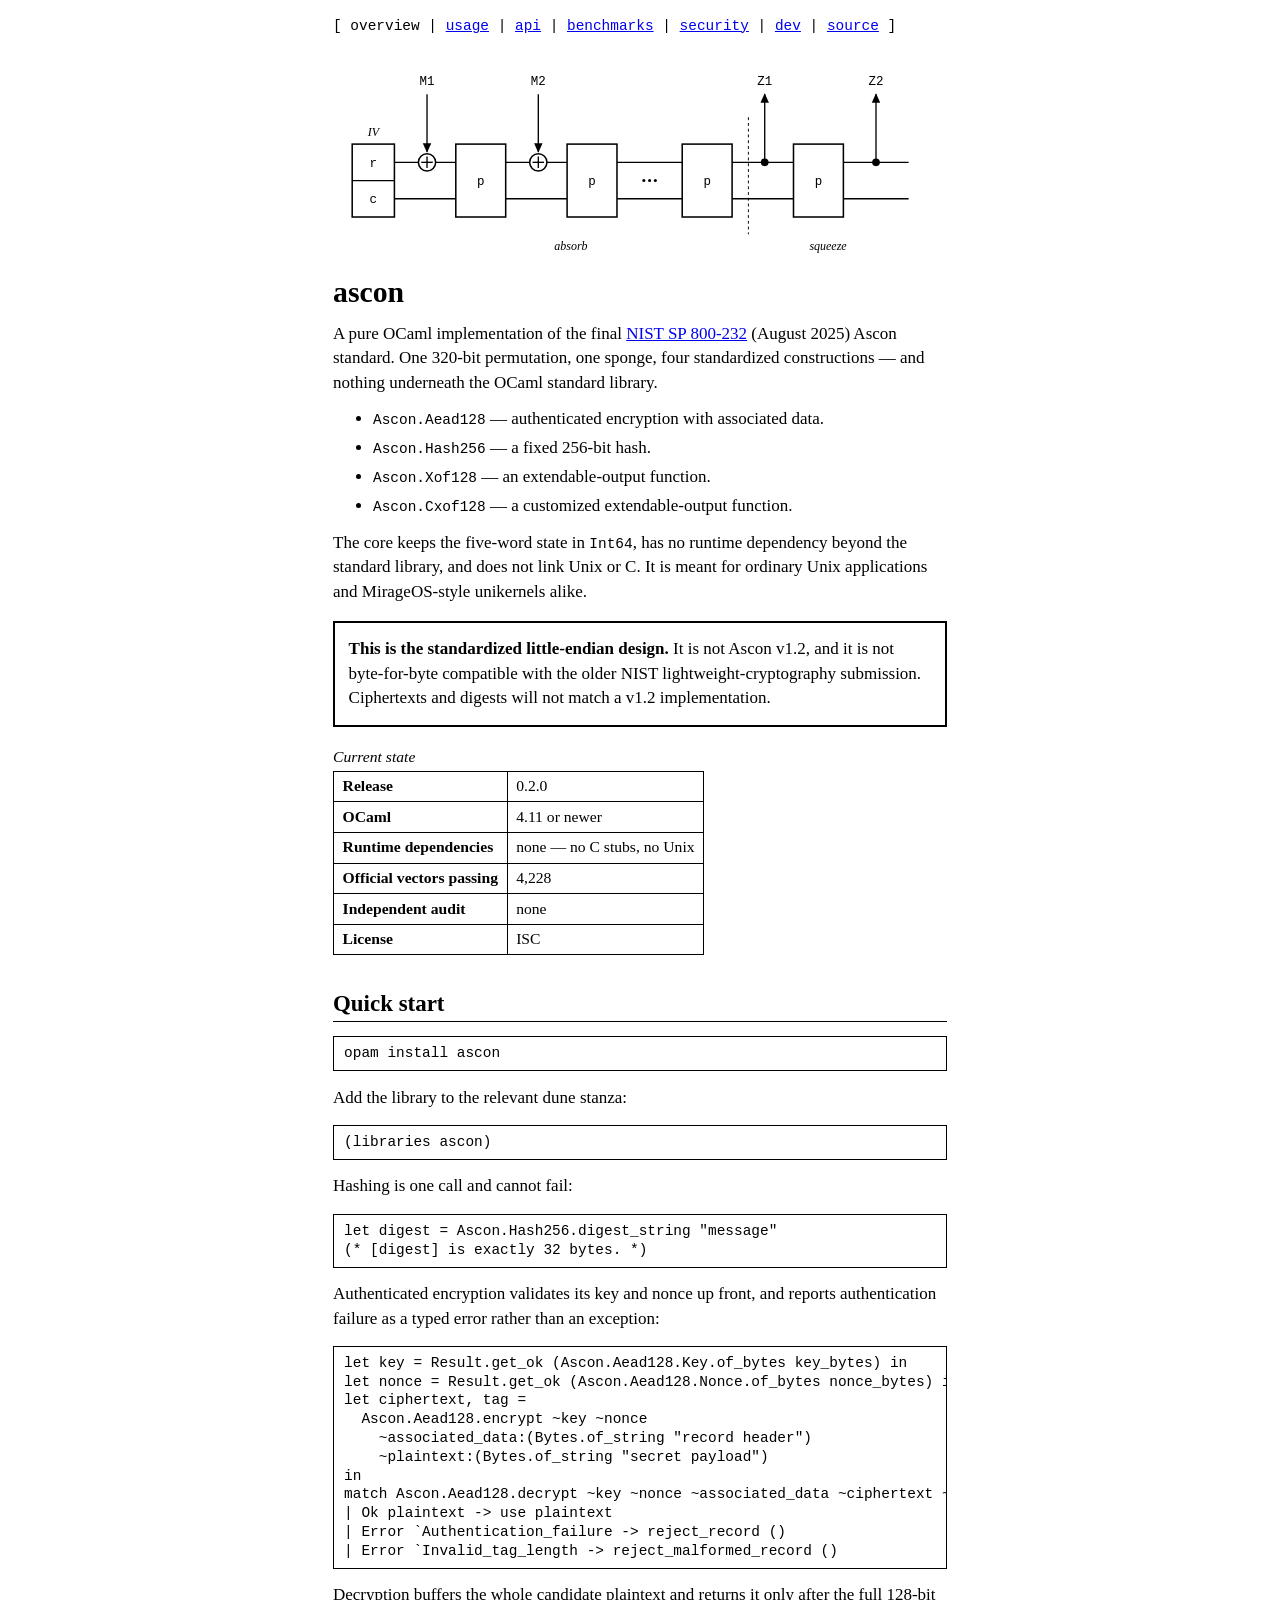
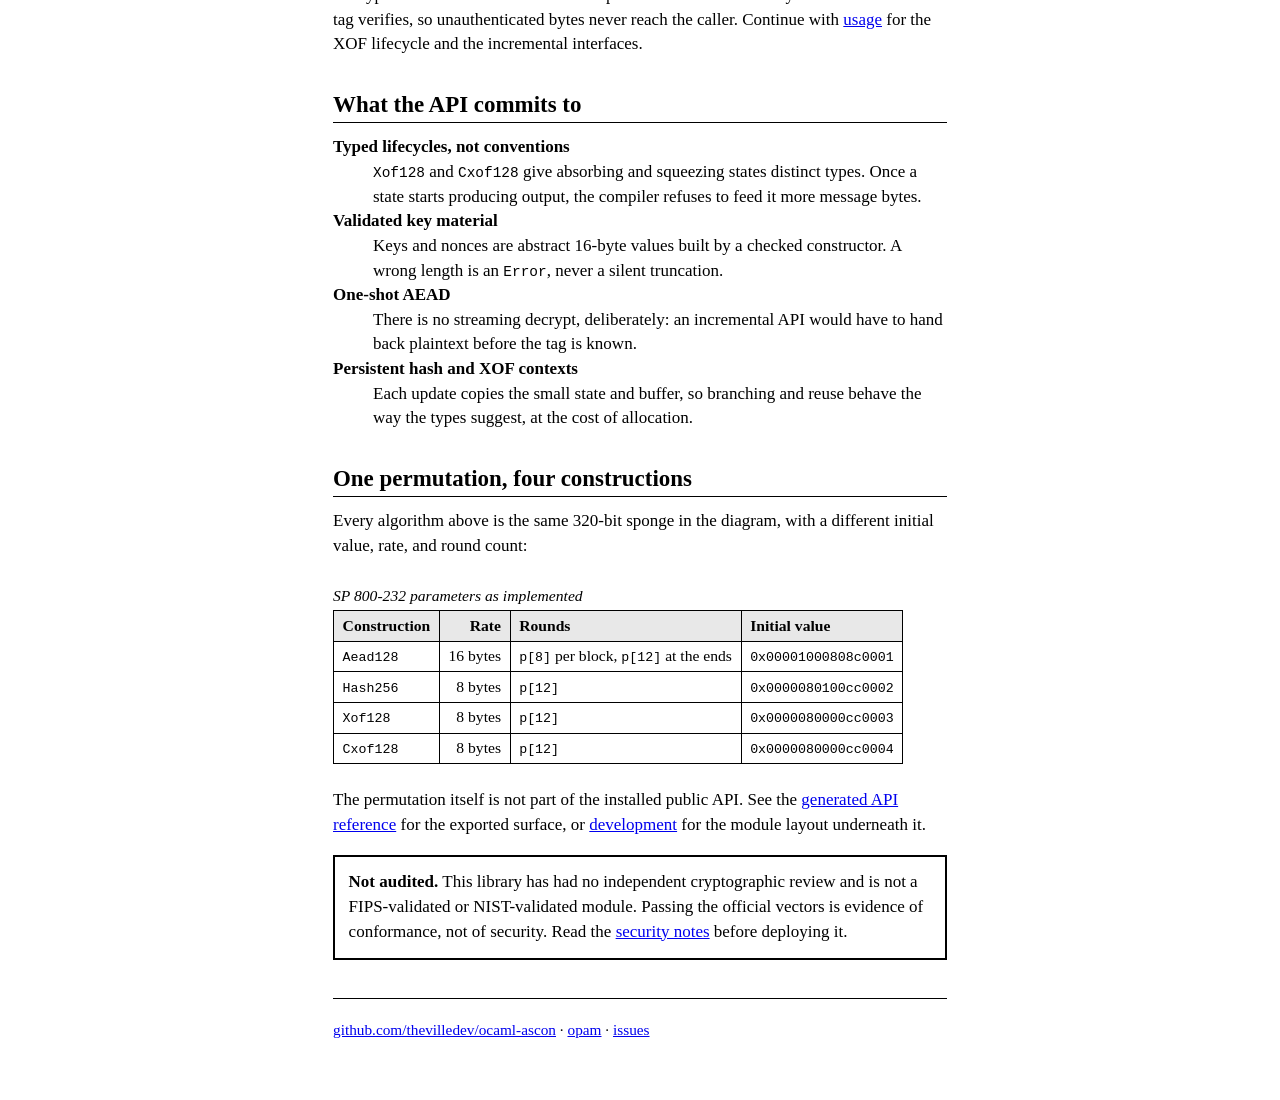
<file: website/index.html>
<!doctype html>
<html lang="en">
  <head>
    <meta charset="utf-8">
    <meta name="viewport" content="width=device-width, initial-scale=1">
    <meta
      name="description"
      content="ascon is a pure OCaml implementation of the final NIST SP 800-232 Ascon-AEAD128, Hash256, XOF128, and CXOF128 algorithms."
    >
    <meta name="theme-color" content="#ffffff">
    <meta property="og:type" content="website">
    <meta property="og:title" content="ascon">
    <meta
      property="og:description"
      content="NIST SP 800-232 Ascon in pure OCaml. No C, no Unix, no runtime dependencies."
    >
    <meta property="og:url" content="https://ville.dev/ocaml-ascon/">
    <meta property="og:image" content="https://ville.dev/ocaml-ascon/og.png">
    <meta property="og:image:width" content="1200">
    <meta property="og:image:height" content="630">
    <meta property="og:image:alt" content="ascon — NIST SP 800-232 in pure OCaml">
    <meta name="twitter:card" content="summary_large_image">
    <meta name="twitter:title" content="ascon">
    <meta name="twitter:description" content="NIST SP 800-232 Ascon in pure OCaml. No C, no Unix, no runtime dependencies.">
    <meta name="twitter:image" content="https://ville.dev/ocaml-ascon/og.png">
    <meta name="twitter:image:alt" content="ascon — NIST SP 800-232 in pure OCaml">
    <link rel="canonical" href="https://ville.dev/ocaml-ascon/">
    <link rel="stylesheet" href="styles.css?v=20260829">
    <title>ascon: NIST SP 800-232 in pure OCaml</title>
  </head>
  <body>
    <a class="skip-link" href="#content">Skip to content</a>
    <nav class="top" aria-label="Primary navigation">
      [ overview |
      <a href="usage.html">usage</a> |
      <a href="https://ocaml.org/p/ascon/latest">api</a> |
      <a href="benchmarks.html">benchmarks</a> |
      <a href="security.html">security</a> |
      <a href="development.html">dev</a> |
      <a href="https://github.com/thevilledev/ocaml-ascon">source</a> ]
    </nav>

    <main id="content">
      <svg class="diagram diagram-wide" viewBox="0 0 640 216" role="img"
        aria-label="The Ascon sponge: a 320-bit state split into a rate part and a capacity part. Message blocks M1 and M2 are XORed into the rate, each followed by the permutation p; after the last absorbed block the rate is read out as output blocks Z1 and Z2, with a permutation between them.">
        <defs>
          <marker id="tip-w" viewBox="0 0 10 10" refX="9" refY="5" markerWidth="7" markerHeight="7" orient="auto">
            <path d="M0 0.5 L10 5 L0 9.5 Z" fill="currentColor"></path>
          </marker>
        </defs>

        <text class="cap" x="42" y="88">IV</text>
        <rect class="box" x="20" y="96" width="44" height="76"></rect>
        <line class="wire" x1="20" y1="134" x2="64" y2="134"></line>
        <g class="lbl">
          <text x="42" y="115" dy="0.35em">r</text>
          <text x="42" y="153" dy="0.35em">c</text>
        </g>

        <g class="wire">
          <line x1="64" y1="115" x2="600" y2="115"></line>
          <line x1="64" y1="153" x2="600" y2="153"></line>
        </g>

        <text class="lbl" x="98" y="34">M1</text>
        <path class="flow" d="M98 44 L98 104" marker-end="url(#tip-w)"></path>
        <circle class="xor" cx="98" cy="115" r="9"></circle>
        <g class="wire">
          <line x1="92" y1="115" x2="104" y2="115"></line>
          <line x1="98" y1="109" x2="98" y2="121"></line>
        </g>

        <rect class="box" x="128" y="96" width="52" height="76"></rect>
        <text class="lbl" x="154" y="134" dy="0.35em">p</text>

        <text class="lbl" x="214" y="34">M2</text>
        <path class="flow" d="M214 44 L214 104" marker-end="url(#tip-w)"></path>
        <circle class="xor" cx="214" cy="115" r="9"></circle>
        <g class="wire">
          <line x1="208" y1="115" x2="220" y2="115"></line>
          <line x1="214" y1="109" x2="214" y2="121"></line>
        </g>

        <rect class="box" x="244" y="96" width="52" height="76"></rect>
        <text class="lbl" x="270" y="134" dy="0.35em">p</text>

        <g class="tap">
          <circle cx="324" cy="134" r="1.6"></circle>
          <circle cx="330" cy="134" r="1.6"></circle>
          <circle cx="336" cy="134" r="1.6"></circle>
        </g>

        <rect class="box" x="364" y="96" width="52" height="76"></rect>
        <text class="lbl" x="390" y="134" dy="0.35em">p</text>

        <line class="phase" x1="433" y1="68" x2="433" y2="190"></line>

        <text class="lbl" x="450" y="34">Z1</text>
        <path class="flow" d="M450 115 L450 44" marker-end="url(#tip-w)"></path>
        <circle class="tap" cx="450" cy="115" r="4"></circle>

        <rect class="box" x="480" y="96" width="52" height="76"></rect>
        <text class="lbl" x="506" y="134" dy="0.35em">p</text>

        <text class="lbl" x="566" y="34">Z2</text>
        <path class="flow" d="M566 115 L566 44" marker-end="url(#tip-w)"></path>
        <circle class="tap" cx="566" cy="115" r="4"></circle>

        <text class="cap" x="248" y="206">absorb</text>
        <text class="cap" x="516" y="206">squeeze</text>
      </svg>

      <svg class="diagram diagram-tall" viewBox="0 0 300 420" role="img"
        aria-label="The Ascon sponge: a 320-bit state split into a rate part and a capacity part. Message blocks M1 and M2 are XORed into the rate, each followed by the permutation p; after the last absorbed block the rate is read out as output blocks Z1 and Z2, with a permutation between them.">
        <defs>
          <marker id="tip-t" viewBox="0 0 10 10" refX="9" refY="5" markerWidth="7" markerHeight="7" orient="auto">
            <path d="M0 0.5 L10 5 L0 9.5 Z" fill="currentColor"></path>
          </marker>
        </defs>

        <text class="cap" x="150" y="20">IV</text>
        <rect class="box" x="88" y="28" width="124" height="32"></rect>
        <line class="wire" x1="150" y1="28" x2="150" y2="60"></line>
        <g class="lbl">
          <text x="119" y="44" dy="0.35em">r</text>
          <text x="181" y="44" dy="0.35em">c</text>
        </g>

        <g class="wire">
          <line x1="119" y1="60" x2="119" y2="406"></line>
          <line x1="181" y1="60" x2="181" y2="406"></line>
        </g>

        <text class="lbl end" x="30" y="84" dy="0.35em">M1</text>
        <path class="flow" d="M40 84 L106 84" marker-end="url(#tip-t)"></path>
        <circle class="xor" cx="119" cy="84" r="9"></circle>
        <g class="wire">
          <line x1="113" y1="84" x2="125" y2="84"></line>
          <line x1="119" y1="78" x2="119" y2="90"></line>
        </g>

        <rect class="box" x="88" y="106" width="124" height="28"></rect>
        <text class="lbl" x="150" y="120" dy="0.35em">p</text>

        <text class="lbl end" x="30" y="158" dy="0.35em">M2</text>
        <path class="flow" d="M40 158 L106 158" marker-end="url(#tip-t)"></path>
        <circle class="xor" cx="119" cy="158" r="9"></circle>
        <g class="wire">
          <line x1="113" y1="158" x2="125" y2="158"></line>
          <line x1="119" y1="152" x2="119" y2="164"></line>
        </g>

        <rect class="box" x="88" y="180" width="124" height="28"></rect>
        <text class="lbl" x="150" y="194" dy="0.35em">p</text>

        <g class="tap">
          <circle cx="150" cy="226" r="1.6"></circle>
          <circle cx="150" cy="232" r="1.6"></circle>
          <circle cx="150" cy="238" r="1.6"></circle>
        </g>
        <text class="cap start" x="222" y="236">absorb</text>

        <rect class="box" x="88" y="256" width="124" height="28"></rect>
        <text class="lbl" x="150" y="270" dy="0.35em">p</text>

        <line class="phase" x1="24" y1="298" x2="276" y2="298"></line>

        <text class="lbl end" x="30" y="320" dy="0.35em">Z1</text>
        <path class="flow" d="M119 320 L40 320" marker-end="url(#tip-t)"></path>
        <circle class="tap" cx="119" cy="320" r="4"></circle>

        <rect class="box" x="88" y="342" width="124" height="28"></rect>
        <text class="lbl" x="150" y="356" dy="0.35em">p</text>
        <text class="cap start" x="222" y="360">squeeze</text>

        <text class="lbl end" x="30" y="392" dy="0.35em">Z2</text>
        <path class="flow" d="M119 392 L40 392" marker-end="url(#tip-t)"></path>
        <circle class="tap" cx="119" cy="392" r="4"></circle>
      </svg>

      <h1>ascon</h1>

      <p>
        A pure OCaml implementation of the final
        <a href="https://doi.org/10.6028/NIST.SP.800-232">NIST SP 800-232</a>
        (August 2025) Ascon standard. One 320-bit permutation, one sponge, four
        standardized constructions &mdash; and nothing underneath the OCaml
        standard library.
      </p>

      <ul>
        <li><code>Ascon.Aead128</code> &mdash; authenticated encryption with associated data.</li>
        <li><code>Ascon.Hash256</code> &mdash; a fixed 256-bit hash.</li>
        <li><code>Ascon.Xof128</code> &mdash; an extendable-output function.</li>
        <li><code>Ascon.Cxof128</code> &mdash; a customized extendable-output function.</li>
      </ul>

      <p>
        The core keeps the five-word state in <code>Int64</code>, has no runtime
        dependency beyond the standard library, and does not link Unix or C. It
        is meant for ordinary Unix applications and MirageOS-style unikernels
        alike.
      </p>

      <div class="notice">
        <p>
          <strong>This is the standardized little-endian design.</strong> It is
          not Ascon v1.2, and it is not byte-for-byte compatible with the older
          NIST lightweight-cryptography submission. Ciphertexts and digests
          will not match a v1.2 implementation.
        </p>
      </div>

      <table>
        <caption>Current state</caption>
        <tbody>
          <tr><th scope="row">Release</th><td>0.2.0</td></tr>
          <tr><th scope="row">OCaml</th><td>4.11 or newer</td></tr>
          <tr><th scope="row">Runtime dependencies</th><td>none &mdash; no C stubs, no Unix</td></tr>
          <tr><th scope="row">Official vectors passing</th><td>4,228</td></tr>
          <tr><th scope="row">Independent audit</th><td>none</td></tr>
          <tr><th scope="row">License</th><td>ISC</td></tr>
        </tbody>
      </table>

      <h2 id="quick-start">Quick start</h2>

      <pre><code>opam install ascon</code></pre>

      <p>Add the library to the relevant dune stanza:</p>

      <pre><code>(libraries ascon)</code></pre>

      <p>Hashing is one call and cannot fail:</p>

      <pre><code>let digest = Ascon.Hash256.digest_string "message"
(* [digest] is exactly 32 bytes. *)</code></pre>

      <p>
        Authenticated encryption validates its key and nonce up front, and
        reports authentication failure as a typed error rather than an
        exception:
      </p>

      <pre><code>let key = Result.get_ok (Ascon.Aead128.Key.of_bytes key_bytes) in
let nonce = Result.get_ok (Ascon.Aead128.Nonce.of_bytes nonce_bytes) in
let ciphertext, tag =
  Ascon.Aead128.encrypt ~key ~nonce
    ~associated_data:(Bytes.of_string "record header")
    ~plaintext:(Bytes.of_string "secret payload")
in
match Ascon.Aead128.decrypt ~key ~nonce ~associated_data ~ciphertext ~tag with
| Ok plaintext -&gt; use plaintext
| Error `Authentication_failure -&gt; reject_record ()
| Error `Invalid_tag_length -&gt; reject_malformed_record ()</code></pre>

      <p>
        Decryption buffers the whole candidate plaintext and returns it only
        after the full 128-bit tag verifies, so unauthenticated bytes never
        reach the caller. Continue with
        <a href="usage.html">usage</a> for the XOF lifecycle and the
        incremental interfaces.
      </p>

      <h2 id="design">What the API commits to</h2>

      <dl>
        <dt><strong>Typed lifecycles, not conventions</strong></dt>
        <dd>
          <code>Xof128</code> and <code>Cxof128</code> give absorbing and
          squeezing states distinct types. Once a state starts producing
          output, the compiler refuses to feed it more message bytes.
        </dd>
        <dt><strong>Validated key material</strong></dt>
        <dd>
          Keys and nonces are abstract 16-byte values built by a checked
          constructor. A wrong length is an <code>Error</code>, never a
          silent truncation.
        </dd>
        <dt><strong>One-shot AEAD</strong></dt>
        <dd>
          There is no streaming decrypt, deliberately: an incremental API
          would have to hand back plaintext before the tag is known.
        </dd>
        <dt><strong>Persistent hash and XOF contexts</strong></dt>
        <dd>
          Each update copies the small state and buffer, so branching and
          reuse behave the way the types suggest, at the cost of allocation.
        </dd>
      </dl>

      <h2 id="sponge">One permutation, four constructions</h2>

      <p>
        Every algorithm above is the same 320-bit sponge in the diagram, with a
        different initial value, rate, and round count:
      </p>

      <div class="table-scroll">
        <table>
          <caption>SP 800-232 parameters as implemented</caption>
          <thead>
            <tr>
              <th scope="col">Construction</th>
              <th scope="col" class="n">Rate</th>
              <th scope="col">Rounds</th>
              <th scope="col">Initial value</th>
            </tr>
          </thead>
          <tbody>
            <tr><td><code>Aead128</code></td><td class="n">16 bytes</td><td><code>p[8]</code> per block, <code>p[12]</code> at the ends</td><td><code>0x00001000808c0001</code></td></tr>
            <tr><td><code>Hash256</code></td><td class="n">8 bytes</td><td><code>p[12]</code></td><td><code>0x0000080100cc0002</code></td></tr>
            <tr><td><code>Xof128</code></td><td class="n">8 bytes</td><td><code>p[12]</code></td><td><code>0x0000080000cc0003</code></td></tr>
            <tr><td><code>Cxof128</code></td><td class="n">8 bytes</td><td><code>p[12]</code></td><td><code>0x0000080000cc0004</code></td></tr>
          </tbody>
        </table>
      </div>

      <p>
        The permutation itself is not part of the installed public API. See the
        <a href="https://ocaml.org/p/ascon/latest">generated API reference</a>
        for the exported surface, or
        <a href="development.html#layout">development</a> for the module
        layout underneath it.
      </p>

      <div class="notice">
        <p>
          <strong>Not audited.</strong> This library has had no independent
          cryptographic review and is not a FIPS-validated or NIST-validated
          module. Passing the official vectors is evidence of conformance, not
          of security. Read the <a href="security.html">security notes</a>
          before deploying it.
        </p>
      </div>
    </main>

    <footer>
      <p>
        <a href="https://github.com/thevilledev/ocaml-ascon">github.com/thevilledev/ocaml-ascon</a>
        &middot; <a href="https://ocaml.org/p/ascon/latest">opam</a>
        &middot; <a href="https://github.com/thevilledev/ocaml-ascon/issues">issues</a>
      </p>
    </footer>
  </body>
</html>
</file>
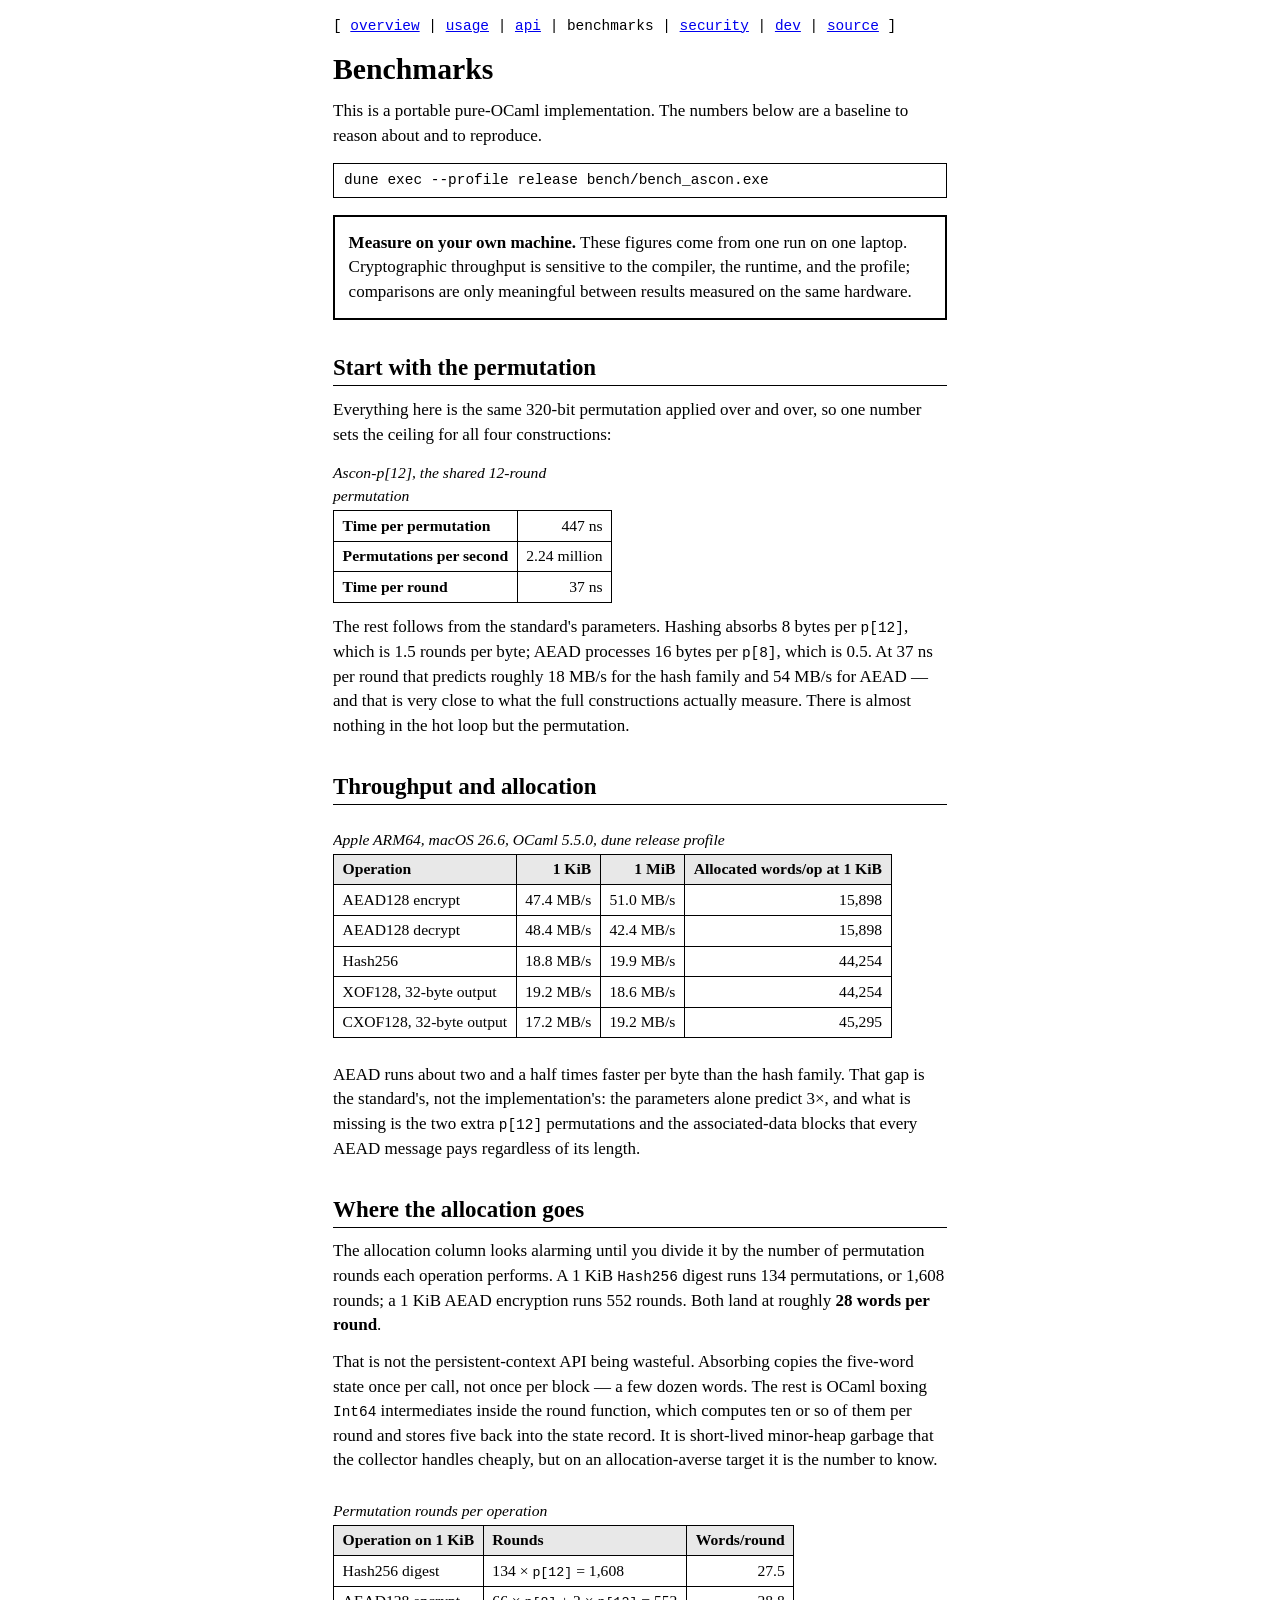
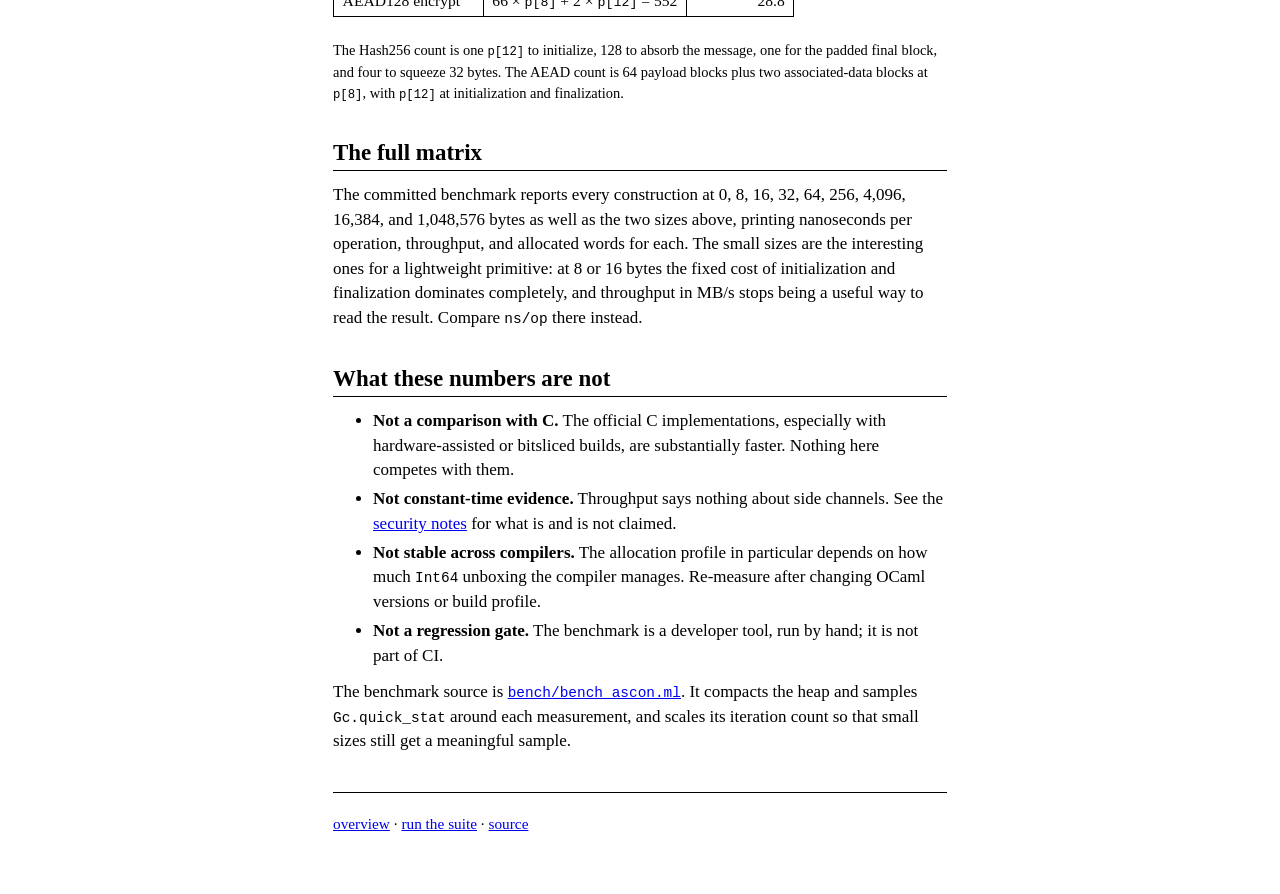
<file: website/benchmarks.html>
<!doctype html>
<html lang="en">
  <head>
    <meta charset="utf-8">
    <meta name="viewport" content="width=device-width, initial-scale=1">
    <meta name="description" content="Measured throughput and allocation for the pure OCaml Ascon implementation, and the permutation cost that explains both.">
    <meta name="theme-color" content="#ffffff">
    <meta property="og:type" content="website">
    <meta property="og:title" content="ascon benchmarks">
    <meta property="og:description" content="Throughput, allocation, and the permutation cost that explains both.">
    <meta property="og:url" content="https://ville.dev/ocaml-ascon/benchmarks.html">
    <meta name="twitter:card" content="summary">
    <meta name="twitter:title" content="ascon benchmarks">
    <meta name="twitter:description" content="Throughput, allocation, and the permutation cost that explains both.">
    <link rel="canonical" href="https://ville.dev/ocaml-ascon/benchmarks.html">
    <link rel="stylesheet" href="styles.css?v=20260829">
    <title>ascon benchmarks</title>
  </head>
  <body>
    <a class="skip-link" href="#content">Skip to content</a>
    <nav class="top" aria-label="Primary navigation">
      [ <a href="index.html">overview</a> |
      <a href="usage.html">usage</a> |
      <a href="https://ocaml.org/p/ascon/latest">api</a> |
      benchmarks |
      <a href="security.html">security</a> |
      <a href="development.html">dev</a> |
      <a href="https://github.com/thevilledev/ocaml-ascon">source</a> ]
    </nav>

    <main id="content">
      <h1>Benchmarks</h1>

      <p>
        This is a portable pure-OCaml implementation. The
        numbers below are a baseline to reason about and to reproduce.
      </p>

      <pre><code>dune exec --profile release bench/bench_ascon.exe</code></pre>

      <div class="notice">
        <p>
          <strong>Measure on your own machine.</strong> These figures come from
          one run on one laptop. Cryptographic throughput is sensitive to the
          compiler, the runtime, and the profile; comparisons are only
          meaningful between results measured on the same hardware.
        </p>
      </div>

      <h2 id="permutation">Start with the permutation</h2>

      <p>
        Everything here is the same 320-bit permutation applied over and over,
        so one number sets the ceiling for all four constructions:
      </p>

      <table>
        <caption>Ascon-p[12], the shared 12-round permutation</caption>
        <tbody>
          <tr><th scope="row">Time per permutation</th><td class="n">447 ns</td></tr>
          <tr><th scope="row">Permutations per second</th><td class="n">2.24 million</td></tr>
          <tr><th scope="row">Time per round</th><td class="n">37 ns</td></tr>
        </tbody>
      </table>

      <p>
        The rest follows from the standard's parameters. Hashing absorbs 8
        bytes per <code>p[12]</code>, which is 1.5 rounds per byte; AEAD
        processes 16 bytes per <code>p[8]</code>, which is 0.5. At 37 ns per
        round that predicts roughly 18 MB/s for the hash family and 54 MB/s for
        AEAD &mdash; and that is very close to what the full constructions
        actually measure. There is almost nothing in the hot loop but the
        permutation.
      </p>

      <h2 id="throughput">Throughput and allocation</h2>

      <div class="table-scroll">
        <table>
          <caption>Apple ARM64, macOS 26.6, OCaml 5.5.0, dune release profile</caption>
          <thead>
            <tr>
              <th scope="col">Operation</th>
              <th scope="col" class="n">1 KiB</th>
              <th scope="col" class="n">1 MiB</th>
              <th scope="col" class="n">Allocated words/op at 1 KiB</th>
            </tr>
          </thead>
          <tbody>
            <tr><td>AEAD128 encrypt</td><td class="n">47.4 MB/s</td><td class="n">51.0 MB/s</td><td class="n">15,898</td></tr>
            <tr><td>AEAD128 decrypt</td><td class="n">48.4 MB/s</td><td class="n">42.4 MB/s</td><td class="n">15,898</td></tr>
            <tr><td>Hash256</td><td class="n">18.8 MB/s</td><td class="n">19.9 MB/s</td><td class="n">44,254</td></tr>
            <tr><td>XOF128, 32-byte output</td><td class="n">19.2 MB/s</td><td class="n">18.6 MB/s</td><td class="n">44,254</td></tr>
            <tr><td>CXOF128, 32-byte output</td><td class="n">17.2 MB/s</td><td class="n">19.2 MB/s</td><td class="n">45,295</td></tr>
          </tbody>
        </table>
      </div>

      <p>
        AEAD runs about two and a half times faster per byte than the hash
        family. That gap is the standard's, not the implementation's: the
        parameters alone predict 3&times;, and what is missing is the two extra
        <code>p[12]</code> permutations and the associated-data blocks that
        every AEAD message pays regardless of its length.
      </p>

      <h2 id="allocation">Where the allocation goes</h2>

      <p>
        The allocation column looks alarming until you divide it by the number
        of permutation rounds each operation performs. A 1 KiB
        <code>Hash256</code> digest runs 134 permutations, or 1,608 rounds; a 1
        KiB AEAD encryption runs 552 rounds. Both land at roughly
        <strong>28 words per round</strong>.
      </p>

      <p>
        That is not the persistent-context API being wasteful. Absorbing copies
        the five-word state once per call, not once per block &mdash; a few
        dozen words. The rest is OCaml boxing <code>Int64</code> intermediates
        inside the round function, which computes ten or so of them per round
        and stores five back into the state record. It is short-lived minor-heap
        garbage that the collector handles cheaply, but on an allocation-averse
        target it is the number to know.
      </p>

      <div class="table-scroll">
        <table>
          <caption>Permutation rounds per operation</caption>
          <thead>
            <tr>
              <th scope="col">Operation on 1 KiB</th>
              <th scope="col">Rounds</th>
              <th scope="col" class="n">Words/round</th>
            </tr>
          </thead>
          <tbody>
            <tr>
              <td>Hash256 digest</td>
              <td>134 &times; <code>p[12]</code> = 1,608</td>
              <td class="n">27.5</td>
            </tr>
            <tr>
              <td>AEAD128 encrypt</td>
              <td>66 &times; <code>p[8]</code> + 2 &times; <code>p[12]</code> = 552</td>
              <td class="n">28.8</td>
            </tr>
          </tbody>
        </table>
      </div>

      <p class="fine">
        The Hash256 count is one <code>p[12]</code> to initialize, 128 to
        absorb the message, one for the padded final block, and four to squeeze
        32 bytes. The AEAD count is 64 payload blocks plus two associated-data
        blocks at <code>p[8]</code>, with <code>p[12]</code> at initialization
        and finalization.
      </p>

      <h2 id="matrix">The full matrix</h2>

      <p>
        The committed benchmark reports every construction at 0, 8, 16, 32, 64,
        256, 4,096, 16,384, and 1,048,576 bytes as well as the two sizes above,
        printing nanoseconds per operation, throughput, and allocated words for
        each. The small sizes are the interesting ones for a lightweight
        primitive: at 8 or 16 bytes the fixed cost of initialization and
        finalization dominates completely, and throughput in MB/s stops being a
        useful way to read the result. Compare <code>ns/op</code> there
        instead.
      </p>

      <h2 id="honest">What these numbers are not</h2>

      <ul>
        <li>
          <strong>Not a comparison with C.</strong> The official C
          implementations, especially with hardware-assisted or bitsliced
          builds, are substantially faster. Nothing here competes with them.
        </li>
        <li>
          <strong>Not constant-time evidence.</strong> Throughput says nothing
          about side channels. See the <a href="security.html">security
          notes</a> for what is and is not claimed.
        </li>
        <li>
          <strong>Not stable across compilers.</strong> The allocation profile
          in particular depends on how much <code>Int64</code> unboxing the
          compiler manages. Re-measure after changing OCaml versions or build
          profile.
        </li>
        <li>
          <strong>Not a regression gate.</strong> The benchmark is a developer
          tool, run by hand; it is not part of CI.
        </li>
      </ul>

      <p>
        The benchmark source is
        <a href="https://github.com/thevilledev/ocaml-ascon/blob/main/bench/bench_ascon.ml"><code>bench/bench_ascon.ml</code></a>.
        It compacts the heap and samples <code>Gc.quick_stat</code> around each
        measurement, and scales its iteration count so that small sizes still
        get a meaningful sample.
      </p>
    </main>

    <footer>
      <p>
        <a href="index.html">overview</a> &middot;
        <a href="development.html">run the suite</a> &middot;
        <a href="https://github.com/thevilledev/ocaml-ascon">source</a>
      </p>
    </footer>
  </body>
</html>
</file>
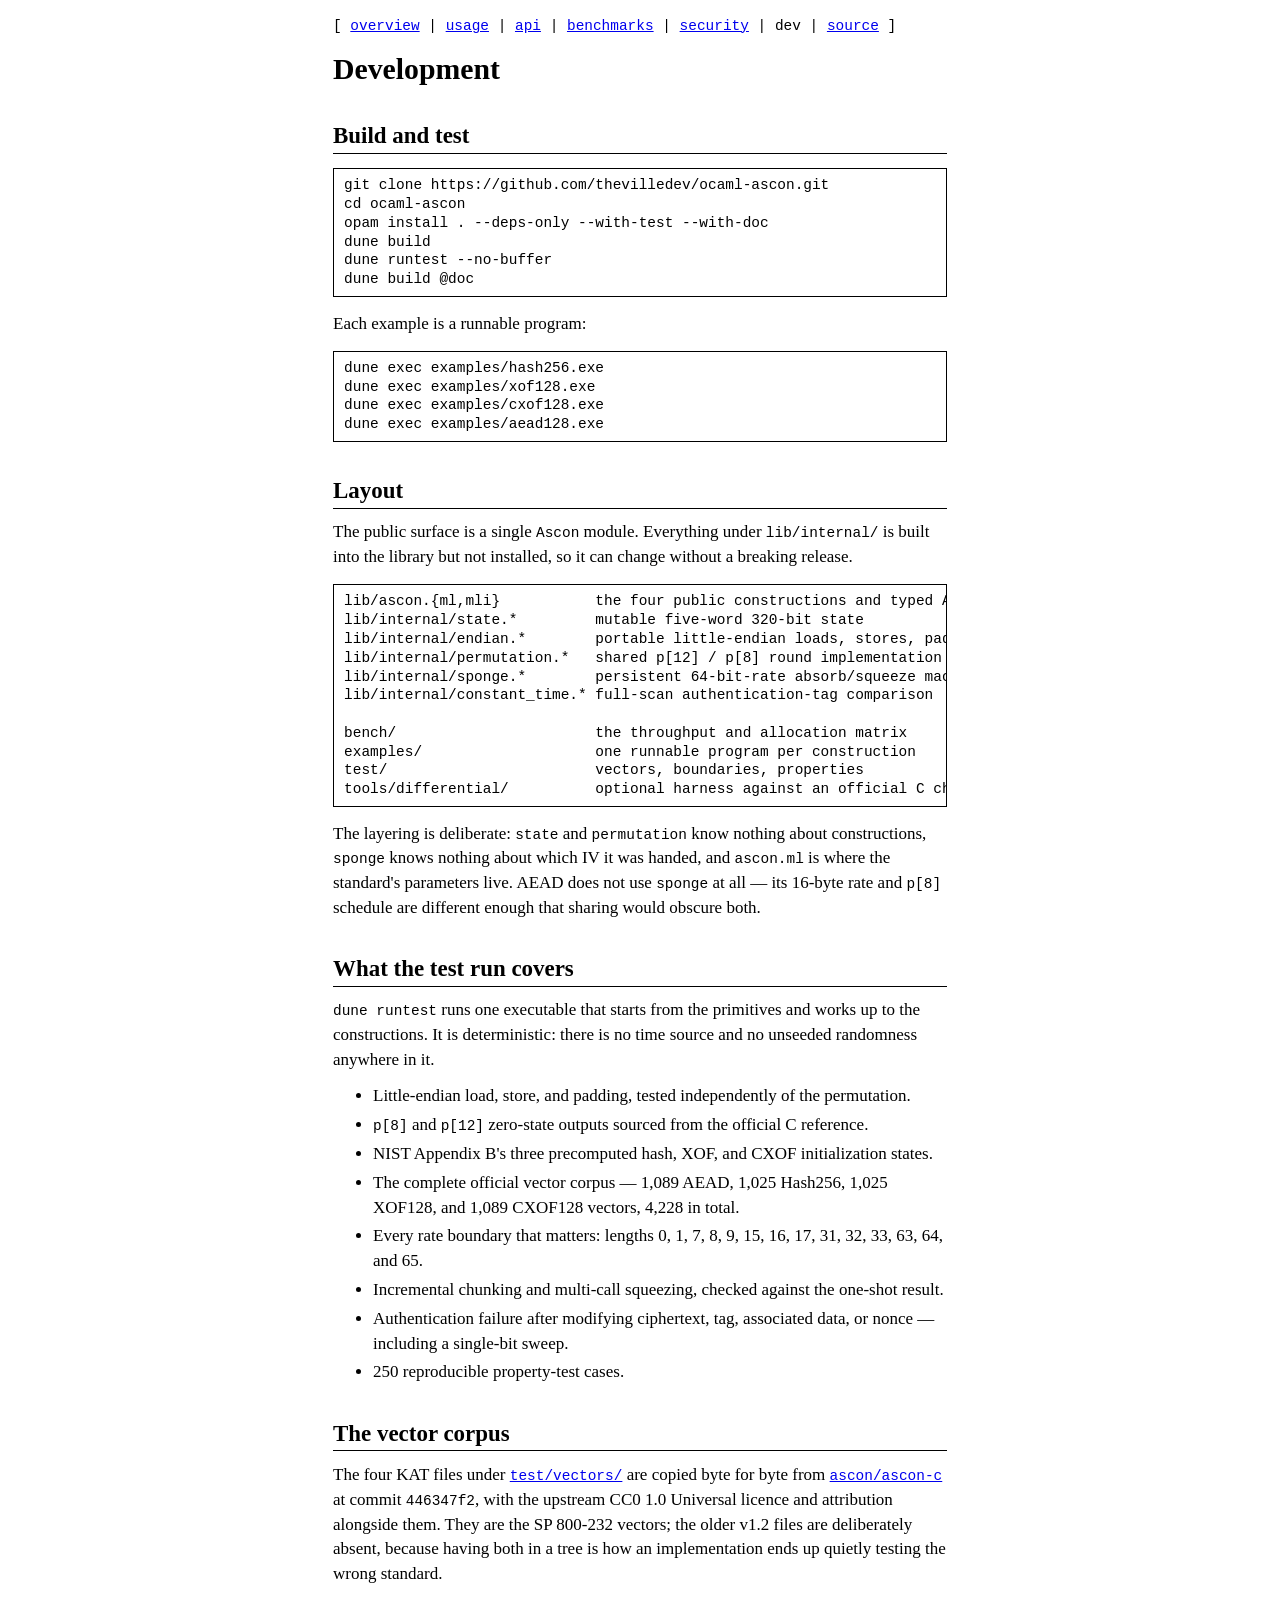
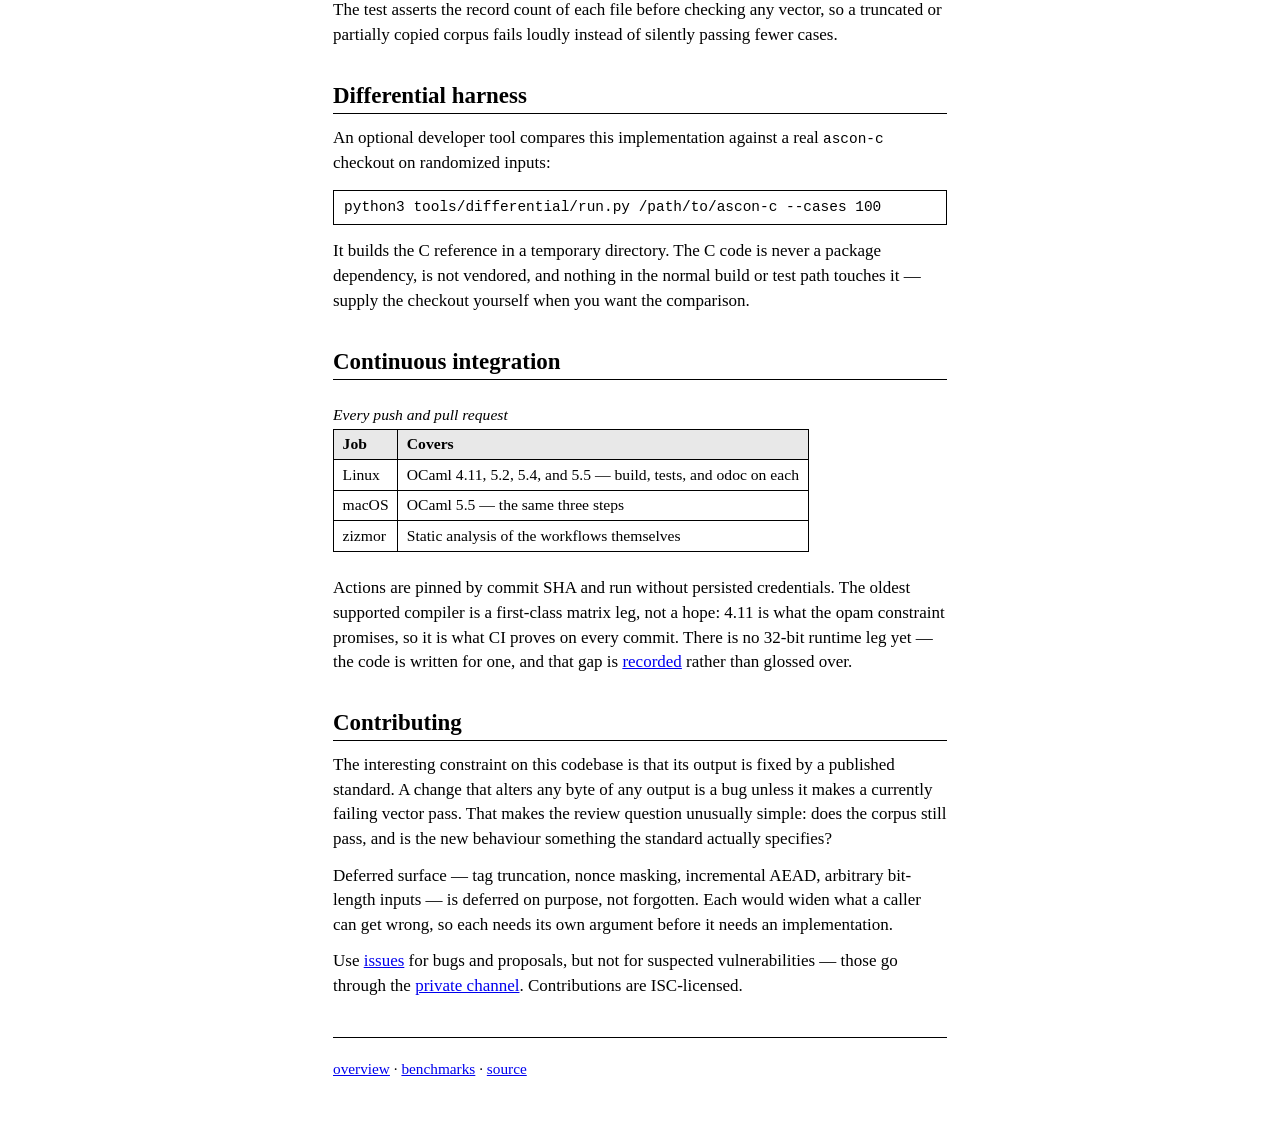
<file: website/development.html>
<!doctype html>
<html lang="en">
  <head>
    <meta charset="utf-8">
    <meta name="viewport" content="width=device-width, initial-scale=1">
    <meta name="description" content="Build, test, and understand the ascon OCaml library: module layout, the vector corpus, and the differential harness.">
    <meta name="theme-color" content="#ffffff">
    <meta property="og:type" content="website">
    <meta property="og:title" content="Developing ascon">
    <meta property="og:description" content="Tests, module layout, the official vector corpus, and the differential harness.">
    <meta property="og:url" content="https://ville.dev/ocaml-ascon/development.html">
    <meta name="twitter:card" content="summary">
    <meta name="twitter:title" content="Developing ascon">
    <meta name="twitter:description" content="Tests, module layout, the official vector corpus, and the differential harness.">
    <link rel="canonical" href="https://ville.dev/ocaml-ascon/development.html">
    <link rel="stylesheet" href="styles.css?v=20260829">
    <title>Developing ascon</title>
  </head>
  <body>
    <a class="skip-link" href="#content">Skip to content</a>
    <nav class="top" aria-label="Primary navigation">
      [ <a href="index.html">overview</a> |
      <a href="usage.html">usage</a> |
      <a href="https://ocaml.org/p/ascon/latest">api</a> |
      <a href="benchmarks.html">benchmarks</a> |
      <a href="security.html">security</a> |
      dev |
      <a href="https://github.com/thevilledev/ocaml-ascon">source</a> ]
    </nav>

    <main id="content">
      <h1>Development</h1>

      <h2 id="setup">Build and test</h2>

      <pre><code>git clone https://github.com/thevilledev/ocaml-ascon.git
cd ocaml-ascon
opam install . --deps-only --with-test --with-doc
dune build
dune runtest --no-buffer
dune build @doc</code></pre>

      <p>Each example is a runnable program:</p>

      <pre><code>dune exec examples/hash256.exe
dune exec examples/xof128.exe
dune exec examples/cxof128.exe
dune exec examples/aead128.exe</code></pre>

      <h2 id="layout">Layout</h2>

      <p>
        The public surface is a single <code>Ascon</code> module. Everything
        under <code>lib/internal/</code> is built into the library but not
        installed, so it can change without a breaking release.
      </p>

      <pre><code>lib/ascon.{ml,mli}           the four public constructions and typed APIs
lib/internal/state.*         mutable five-word 320-bit state
lib/internal/endian.*        portable little-endian loads, stores, padding
lib/internal/permutation.*   shared p[12] / p[8] round implementation
lib/internal/sponge.*        persistent 64-bit-rate absorb/squeeze machinery
lib/internal/constant_time.* full-scan authentication-tag comparison

bench/                       the throughput and allocation matrix
examples/                    one runnable program per construction
test/                        vectors, boundaries, properties
tools/differential/          optional harness against an official C checkout</code></pre>

      <p>
        The layering is deliberate: <code>state</code> and
        <code>permutation</code> know nothing about constructions,
        <code>sponge</code> knows nothing about which IV it was handed, and
        <code>ascon.ml</code> is where the standard's parameters live. AEAD does
        not use <code>sponge</code> at all &mdash; its 16-byte rate and
        <code>p[8]</code> schedule are different enough that sharing would
        obscure both.
      </p>

      <h2 id="tests">What the test run covers</h2>

      <p>
        <code>dune runtest</code> runs one executable that starts from the
        primitives and works up to the constructions. It is deterministic:
        there is no time source and no unseeded randomness anywhere in it.
      </p>

      <ul>
        <li>Little-endian load, store, and padding, tested independently of the permutation.</li>
        <li><code>p[8]</code> and <code>p[12]</code> zero-state outputs sourced from the official C reference.</li>
        <li>NIST Appendix B's three precomputed hash, XOF, and CXOF initialization states.</li>
        <li>The complete official vector corpus &mdash; 1,089 AEAD, 1,025 Hash256, 1,025 XOF128, and 1,089 CXOF128 vectors, 4,228 in total.</li>
        <li>Every rate boundary that matters: lengths 0, 1, 7, 8, 9, 15, 16, 17, 31, 32, 33, 63, 64, and 65.</li>
        <li>Incremental chunking and multi-call squeezing, checked against the one-shot result.</li>
        <li>Authentication failure after modifying ciphertext, tag, associated data, or nonce &mdash; including a single-bit sweep.</li>
        <li>250 reproducible property-test cases.</li>
      </ul>

      <h2 id="vectors">The vector corpus</h2>

      <p>
        The four KAT files under
        <a href="https://github.com/thevilledev/ocaml-ascon/tree/main/test/vectors"><code>test/vectors/</code></a>
        are copied byte for byte from
        <a href="https://github.com/ascon/ascon-c"><code>ascon/ascon-c</code></a>
        at commit <code>446347f2</code>, with the upstream CC0 1.0 Universal
        licence and attribution alongside them. They are the SP 800-232
        vectors; the older v1.2 files are deliberately absent, because having
        both in a tree is how an implementation ends up quietly testing the
        wrong standard.
      </p>

      <p>
        The test asserts the record count of each file before checking any
        vector, so a truncated or partially copied corpus fails loudly instead
        of silently passing fewer cases.
      </p>

      <h2 id="differential">Differential harness</h2>

      <p>
        An optional developer tool compares this implementation against a real
        <code>ascon-c</code> checkout on randomized inputs:
      </p>

      <pre><code>python3 tools/differential/run.py /path/to/ascon-c --cases 100</code></pre>

      <p>
        It builds the C reference in a temporary directory. The C code is never
        a package dependency, is not vendored, and nothing in the normal build
        or test path touches it &mdash; supply the checkout yourself when you
        want the comparison.
      </p>

      <h2 id="ci">Continuous integration</h2>

      <div class="table-scroll">
        <table>
          <caption>Every push and pull request</caption>
          <thead>
            <tr><th scope="col">Job</th><th scope="col">Covers</th></tr>
          </thead>
          <tbody>
            <tr><td>Linux</td><td>OCaml 4.11, 5.2, 5.4, and 5.5 &mdash; build, tests, and odoc on each</td></tr>
            <tr><td>macOS</td><td>OCaml 5.5 &mdash; the same three steps</td></tr>
            <tr><td>zizmor</td><td>Static analysis of the workflows themselves</td></tr>
          </tbody>
        </table>
      </div>

      <p>
        Actions are pinned by commit SHA and run without persisted
        credentials. The oldest supported compiler is a first-class matrix leg,
        not a hope: 4.11 is what the opam constraint promises, so it is what CI
        proves on every commit. There is no 32-bit runtime leg yet &mdash; the
        code is written for one, and that gap is
        <a href="security.html#open">recorded</a> rather than glossed over.
      </p>

      <h2 id="contributing">Contributing</h2>

      <p>
        The interesting constraint on this codebase is that its output is fixed
        by a published standard. A change that alters any byte of any output is
        a bug unless it makes a currently failing vector pass. That makes the
        review question unusually simple: does the corpus still pass, and is
        the new behaviour something the standard actually specifies?
      </p>

      <p>
        Deferred surface &mdash; tag truncation, nonce masking, incremental
        AEAD, arbitrary bit-length inputs &mdash; is deferred on purpose, not
        forgotten. Each would widen what a caller can get wrong, so each needs
        its own argument before it needs an implementation.
      </p>

      <p>
        Use
        <a href="https://github.com/thevilledev/ocaml-ascon/issues">issues</a>
        for bugs and proposals, but not for suspected vulnerabilities &mdash;
        those go through the <a href="security.html#reporting">private
        channel</a>. Contributions are ISC-licensed.
      </p>
    </main>

    <footer>
      <p>
        <a href="index.html">overview</a> &middot;
        <a href="benchmarks.html">benchmarks</a> &middot;
        <a href="https://github.com/thevilledev/ocaml-ascon">source</a>
      </p>
    </footer>
  </body>
</html>
</file>
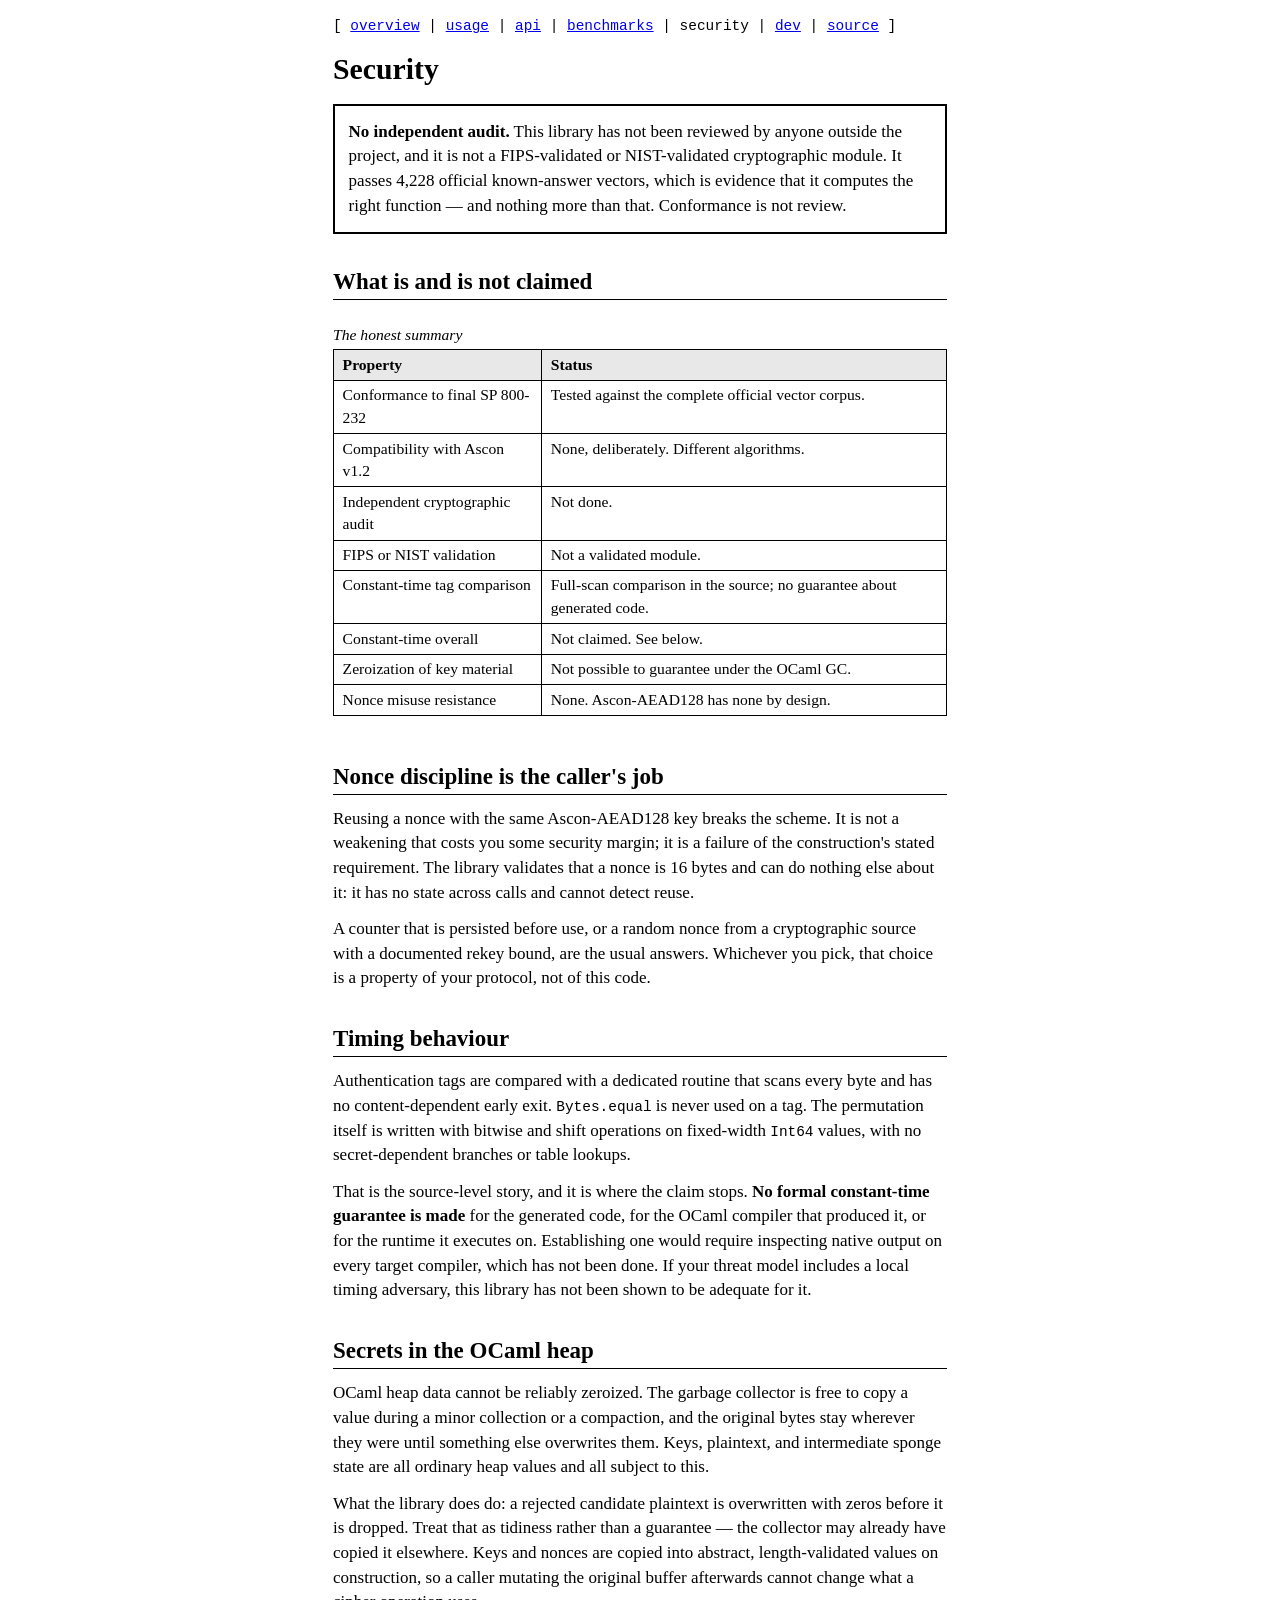
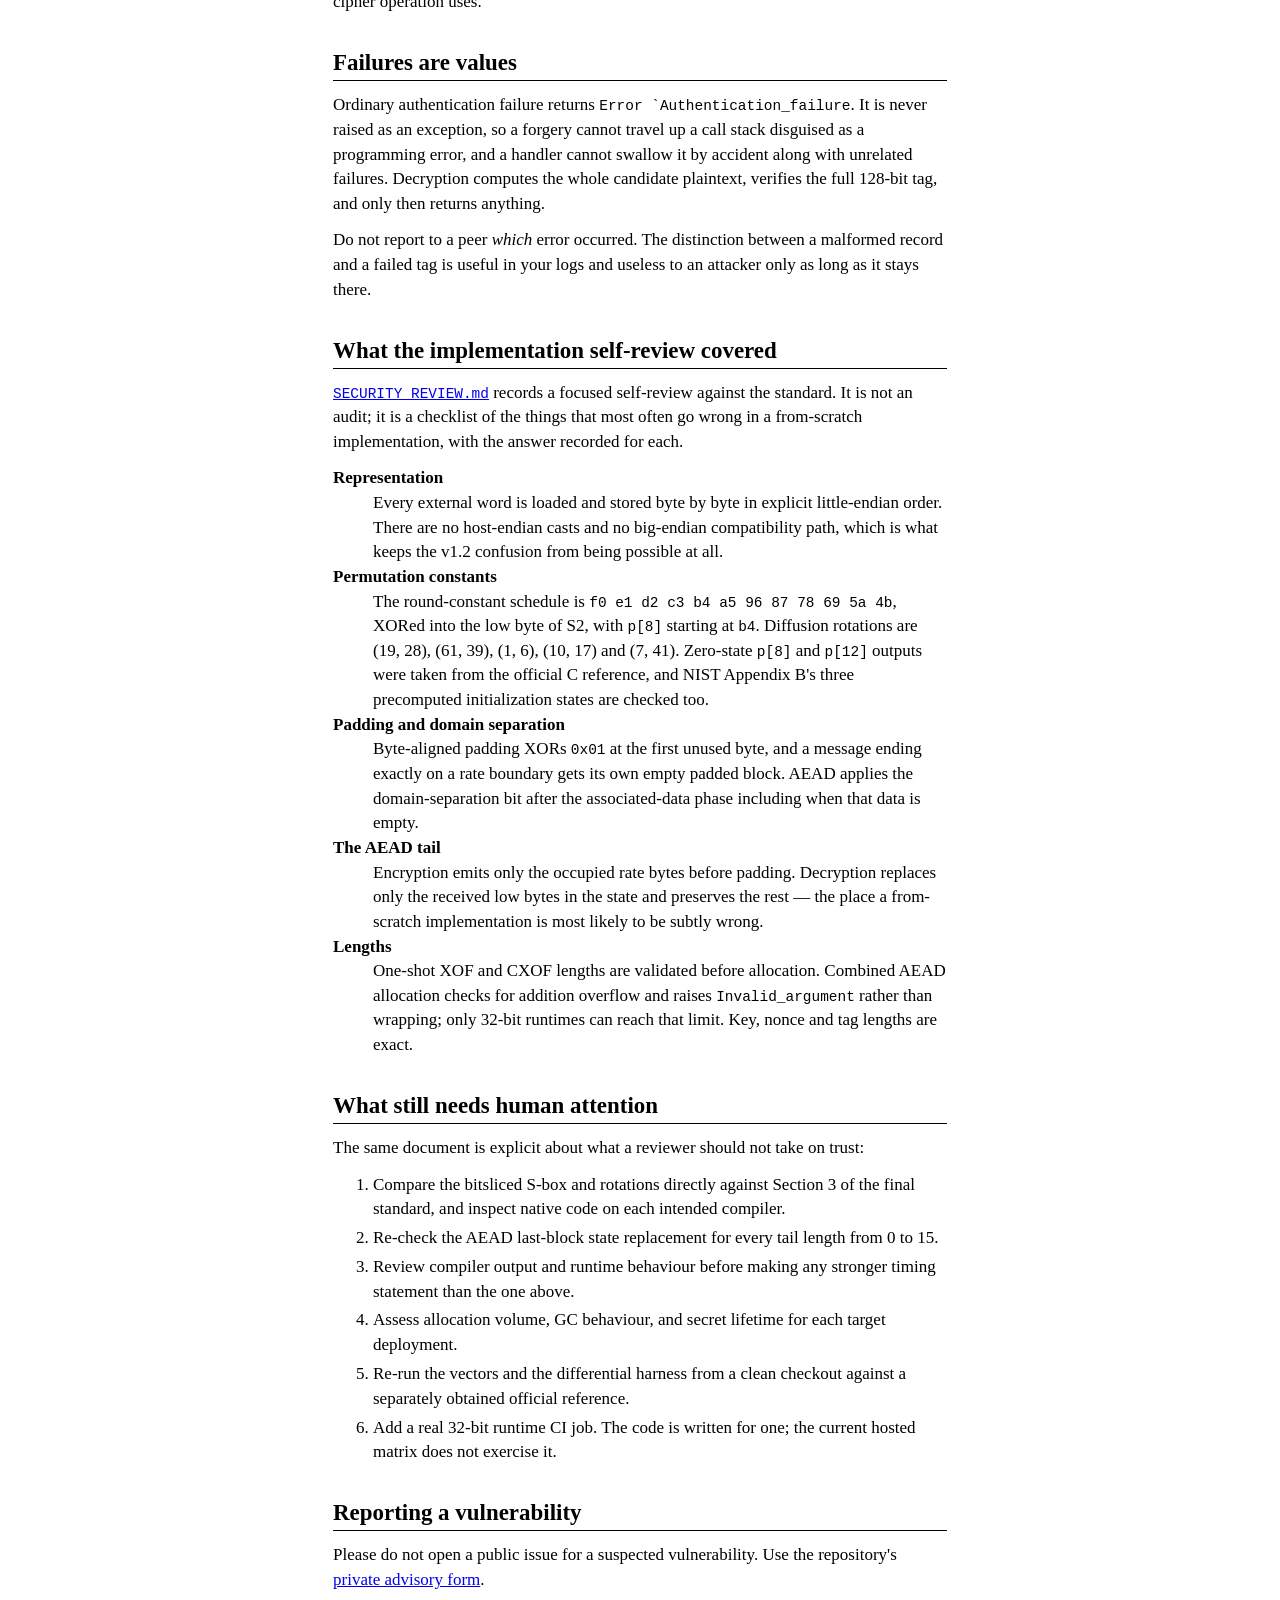
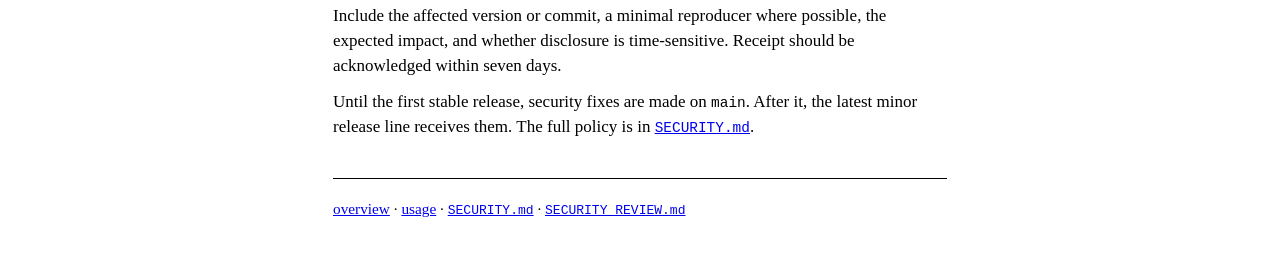
<file: website/security.html>
<!doctype html>
<html lang="en">
  <head>
    <meta charset="utf-8">
    <meta name="viewport" content="width=device-width, initial-scale=1">
    <meta name="description" content="What the ascon OCaml library claims, what it does not claim, and how to report a vulnerability.">
    <meta name="theme-color" content="#ffffff">
    <meta property="og:type" content="website">
    <meta property="og:title" content="ascon security notes">
    <meta property="og:description" content="Threat model, caveats, the implementation review checklist, and reporting.">
    <meta property="og:url" content="https://ville.dev/ocaml-ascon/security.html">
    <meta name="twitter:card" content="summary">
    <meta name="twitter:title" content="ascon security notes">
    <meta name="twitter:description" content="Threat model, caveats, the implementation review checklist, and reporting.">
    <link rel="canonical" href="https://ville.dev/ocaml-ascon/security.html">
    <link rel="stylesheet" href="styles.css?v=20260829">
    <title>ascon security notes</title>
  </head>
  <body>
    <a class="skip-link" href="#content">Skip to content</a>
    <nav class="top" aria-label="Primary navigation">
      [ <a href="index.html">overview</a> |
      <a href="usage.html">usage</a> |
      <a href="https://ocaml.org/p/ascon/latest">api</a> |
      <a href="benchmarks.html">benchmarks</a> |
      security |
      <a href="development.html">dev</a> |
      <a href="https://github.com/thevilledev/ocaml-ascon">source</a> ]
    </nav>

    <main id="content">
      <h1>Security</h1>

      <div class="notice">
        <p>
          <strong>No independent audit.</strong> This library has not been
          reviewed by anyone outside the project, and it is not a
          FIPS-validated or NIST-validated cryptographic module. It passes
          4,228 official known-answer vectors, which is evidence that it
          computes the right function &mdash; and nothing more than that.
          Conformance is not review.
        </p>
      </div>

      <h2 id="claims">What is and is not claimed</h2>

      <div class="table-scroll">
        <table>
          <caption>The honest summary</caption>
          <thead>
            <tr><th scope="col">Property</th><th scope="col">Status</th></tr>
          </thead>
          <tbody>
            <tr><td>Conformance to final SP 800-232</td><td>Tested against the complete official vector corpus.</td></tr>
            <tr><td>Compatibility with Ascon v1.2</td><td>None, deliberately. Different algorithms.</td></tr>
            <tr><td>Independent cryptographic audit</td><td>Not done.</td></tr>
            <tr><td>FIPS or NIST validation</td><td>Not a validated module.</td></tr>
            <tr><td>Constant-time tag comparison</td><td>Full-scan comparison in the source; no guarantee about generated code.</td></tr>
            <tr><td>Constant-time overall</td><td>Not claimed. See below.</td></tr>
            <tr><td>Zeroization of key material</td><td>Not possible to guarantee under the OCaml GC.</td></tr>
            <tr><td>Nonce misuse resistance</td><td>None. Ascon-AEAD128 has none by design.</td></tr>
          </tbody>
        </table>
      </div>

      <h2 id="nonces">Nonce discipline is the caller's job</h2>

      <p>
        Reusing a nonce with the same Ascon-AEAD128 key breaks the scheme. It
        is not a weakening that costs you some security margin; it is a
        failure of the construction's stated requirement. The library
        validates that a nonce is 16 bytes and can do nothing else about it: it
        has no state across calls and cannot detect reuse.
      </p>

      <p>
        A counter that is persisted before use, or a random nonce from a
        cryptographic source with a documented rekey bound, are the usual
        answers. Whichever you pick, that choice is a property of your
        protocol, not of this code.
      </p>

      <h2 id="timing">Timing behaviour</h2>

      <p>
        Authentication tags are compared with a dedicated routine that scans
        every byte and has no content-dependent early exit.
        <code>Bytes.equal</code> is never used on a tag. The permutation itself
        is written with bitwise and shift operations on fixed-width
        <code>Int64</code> values, with no secret-dependent branches or table
        lookups.
      </p>

      <p>
        That is the source-level story, and it is where the claim stops.
        <strong>No formal constant-time guarantee is made</strong> for the
        generated code, for the OCaml compiler that produced it, or for the
        runtime it executes on. Establishing one would require inspecting
        native output on every target compiler, which has not been done. If
        your threat model includes a local timing adversary, this library has
        not been shown to be adequate for it.
      </p>

      <h2 id="memory">Secrets in the OCaml heap</h2>

      <p>
        OCaml heap data cannot be reliably zeroized. The garbage collector is
        free to copy a value during a minor collection or a compaction, and the
        original bytes stay wherever they were until something else overwrites
        them. Keys, plaintext, and intermediate sponge state are all ordinary
        heap values and all subject to this.
      </p>

      <p>
        What the library does do: a rejected candidate plaintext is overwritten
        with zeros before it is dropped. Treat that as tidiness rather than a
        guarantee &mdash; the collector may already have copied it elsewhere.
        Keys and nonces are copied into abstract, length-validated values on
        construction, so a caller mutating the original buffer afterwards
        cannot change what a cipher operation uses.
      </p>

      <h2 id="failures">Failures are values</h2>

      <p>
        Ordinary authentication failure returns
        <code>Error `Authentication_failure</code>. It is never raised as an
        exception, so a forgery cannot travel up a call stack disguised as a
        programming error, and a handler cannot swallow it by accident along
        with unrelated failures. Decryption computes the whole candidate
        plaintext, verifies the full 128-bit tag, and only then returns
        anything.
      </p>

      <p>
        Do not report to a peer <em>which</em> error occurred. The distinction
        between a malformed record and a failed tag is useful in your logs and
        useless to an attacker only as long as it stays there.
      </p>

      <h2 id="checklist">What the implementation self-review covered</h2>

      <p>
        <a href="https://github.com/thevilledev/ocaml-ascon/blob/main/SECURITY_REVIEW.md"><code>SECURITY_REVIEW.md</code></a>
        records a focused self-review against the standard. It is not an audit;
        it is a checklist of the things that most often go wrong in a
        from-scratch implementation, with the answer recorded for each.
      </p>

      <dl>
        <dt><strong>Representation</strong></dt>
        <dd>
          Every external word is loaded and stored byte by byte in explicit
          little-endian order. There are no host-endian casts and no
          big-endian compatibility path, which is what keeps the v1.2 confusion
          from being possible at all.
        </dd>
        <dt><strong>Permutation constants</strong></dt>
        <dd>
          The round-constant schedule is
          <code>f0 e1 d2 c3 b4 a5 96 87 78 69 5a 4b</code>, XORed into the low
          byte of S2, with <code>p[8]</code> starting at <code>b4</code>.
          Diffusion rotations are (19,&nbsp;28), (61,&nbsp;39), (1,&nbsp;6),
          (10,&nbsp;17) and (7,&nbsp;41). Zero-state <code>p[8]</code> and
          <code>p[12]</code> outputs were taken from the official C reference,
          and NIST Appendix B's three precomputed initialization states are
          checked too.
        </dd>
        <dt><strong>Padding and domain separation</strong></dt>
        <dd>
          Byte-aligned padding XORs <code>0x01</code> at the first unused byte,
          and a message ending exactly on a rate boundary gets its own empty
          padded block. AEAD applies the domain-separation bit after the
          associated-data phase including when that data is empty.
        </dd>
        <dt><strong>The AEAD tail</strong></dt>
        <dd>
          Encryption emits only the occupied rate bytes before padding.
          Decryption replaces only the received low bytes in the state and
          preserves the rest &mdash; the place a from-scratch implementation is
          most likely to be subtly wrong.
        </dd>
        <dt><strong>Lengths</strong></dt>
        <dd>
          One-shot XOF and CXOF lengths are validated before allocation.
          Combined AEAD allocation checks for addition overflow and raises
          <code>Invalid_argument</code> rather than wrapping; only 32-bit
          runtimes can reach that limit. Key, nonce and tag lengths are exact.
        </dd>
      </dl>

      <h2 id="open">What still needs human attention</h2>

      <p>The same document is explicit about what a reviewer should not take on trust:</p>

      <ol>
        <li>Compare the bitsliced S-box and rotations directly against Section 3 of the final standard, and inspect native code on each intended compiler.</li>
        <li>Re-check the AEAD last-block state replacement for every tail length from 0 to 15.</li>
        <li>Review compiler output and runtime behaviour before making any stronger timing statement than the one above.</li>
        <li>Assess allocation volume, GC behaviour, and secret lifetime for each target deployment.</li>
        <li>Re-run the vectors and the differential harness from a clean checkout against a separately obtained official reference.</li>
        <li>Add a real 32-bit runtime CI job. The code is written for one; the current hosted matrix does not exercise it.</li>
      </ol>

      <h2 id="reporting">Reporting a vulnerability</h2>

      <p>
        Please do not open a public issue for a suspected vulnerability. Use
        the repository's
        <a href="https://github.com/thevilledev/ocaml-ascon/security/advisories/new">private advisory form</a>.
      </p>

      <p>
        Include the affected version or commit, a minimal reproducer where
        possible, the expected impact, and whether disclosure is
        time-sensitive. Receipt should be acknowledged within seven days.
      </p>

      <p>
        Until the first stable release, security fixes are made on
        <code>main</code>. After it, the latest minor release line receives
        them. The full policy is in
        <a href="https://github.com/thevilledev/ocaml-ascon/blob/main/SECURITY.md"><code>SECURITY.md</code></a>.
      </p>
    </main>

    <footer>
      <p>
        <a href="index.html">overview</a> &middot;
        <a href="usage.html">usage</a> &middot;
        <a href="https://github.com/thevilledev/ocaml-ascon/blob/main/SECURITY.md"><code>SECURITY.md</code></a> &middot;
        <a href="https://github.com/thevilledev/ocaml-ascon/blob/main/SECURITY_REVIEW.md"><code>SECURITY_REVIEW.md</code></a>
      </p>
    </footer>
  </body>
</html>
</file>
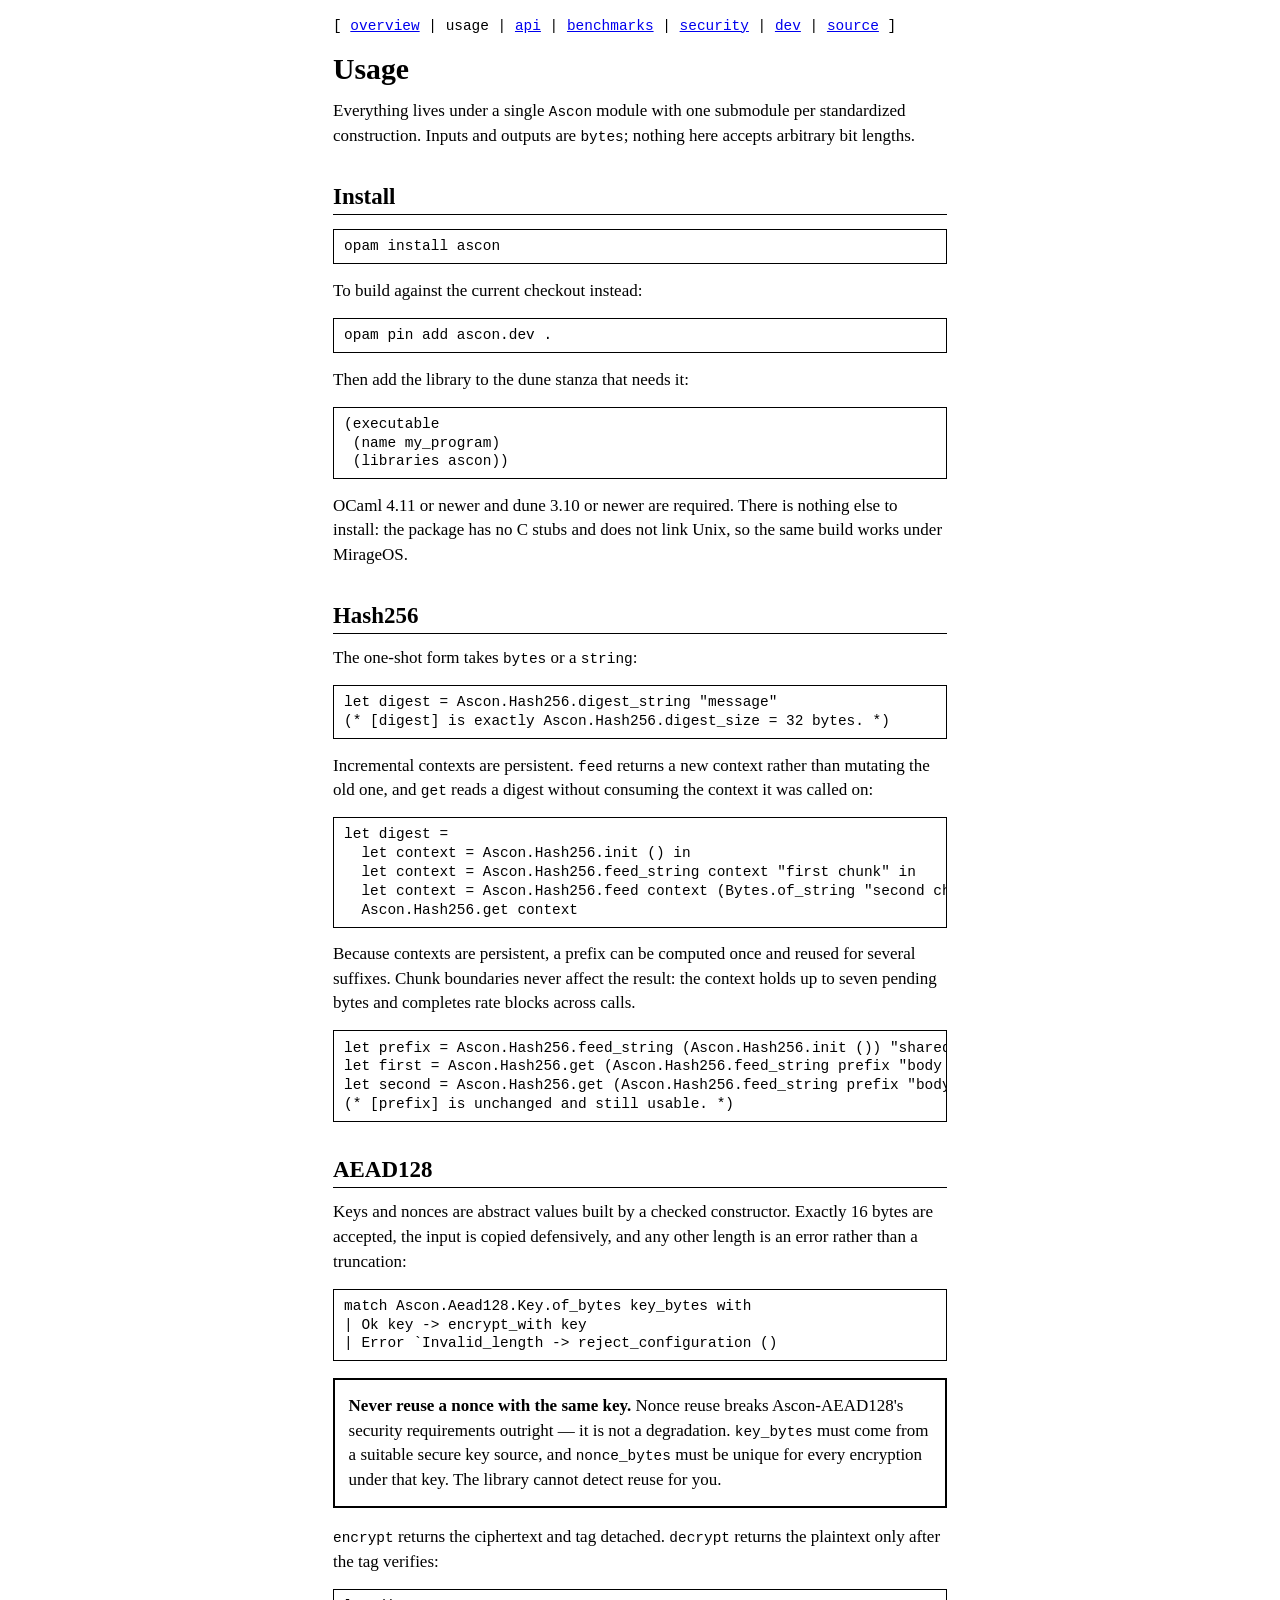
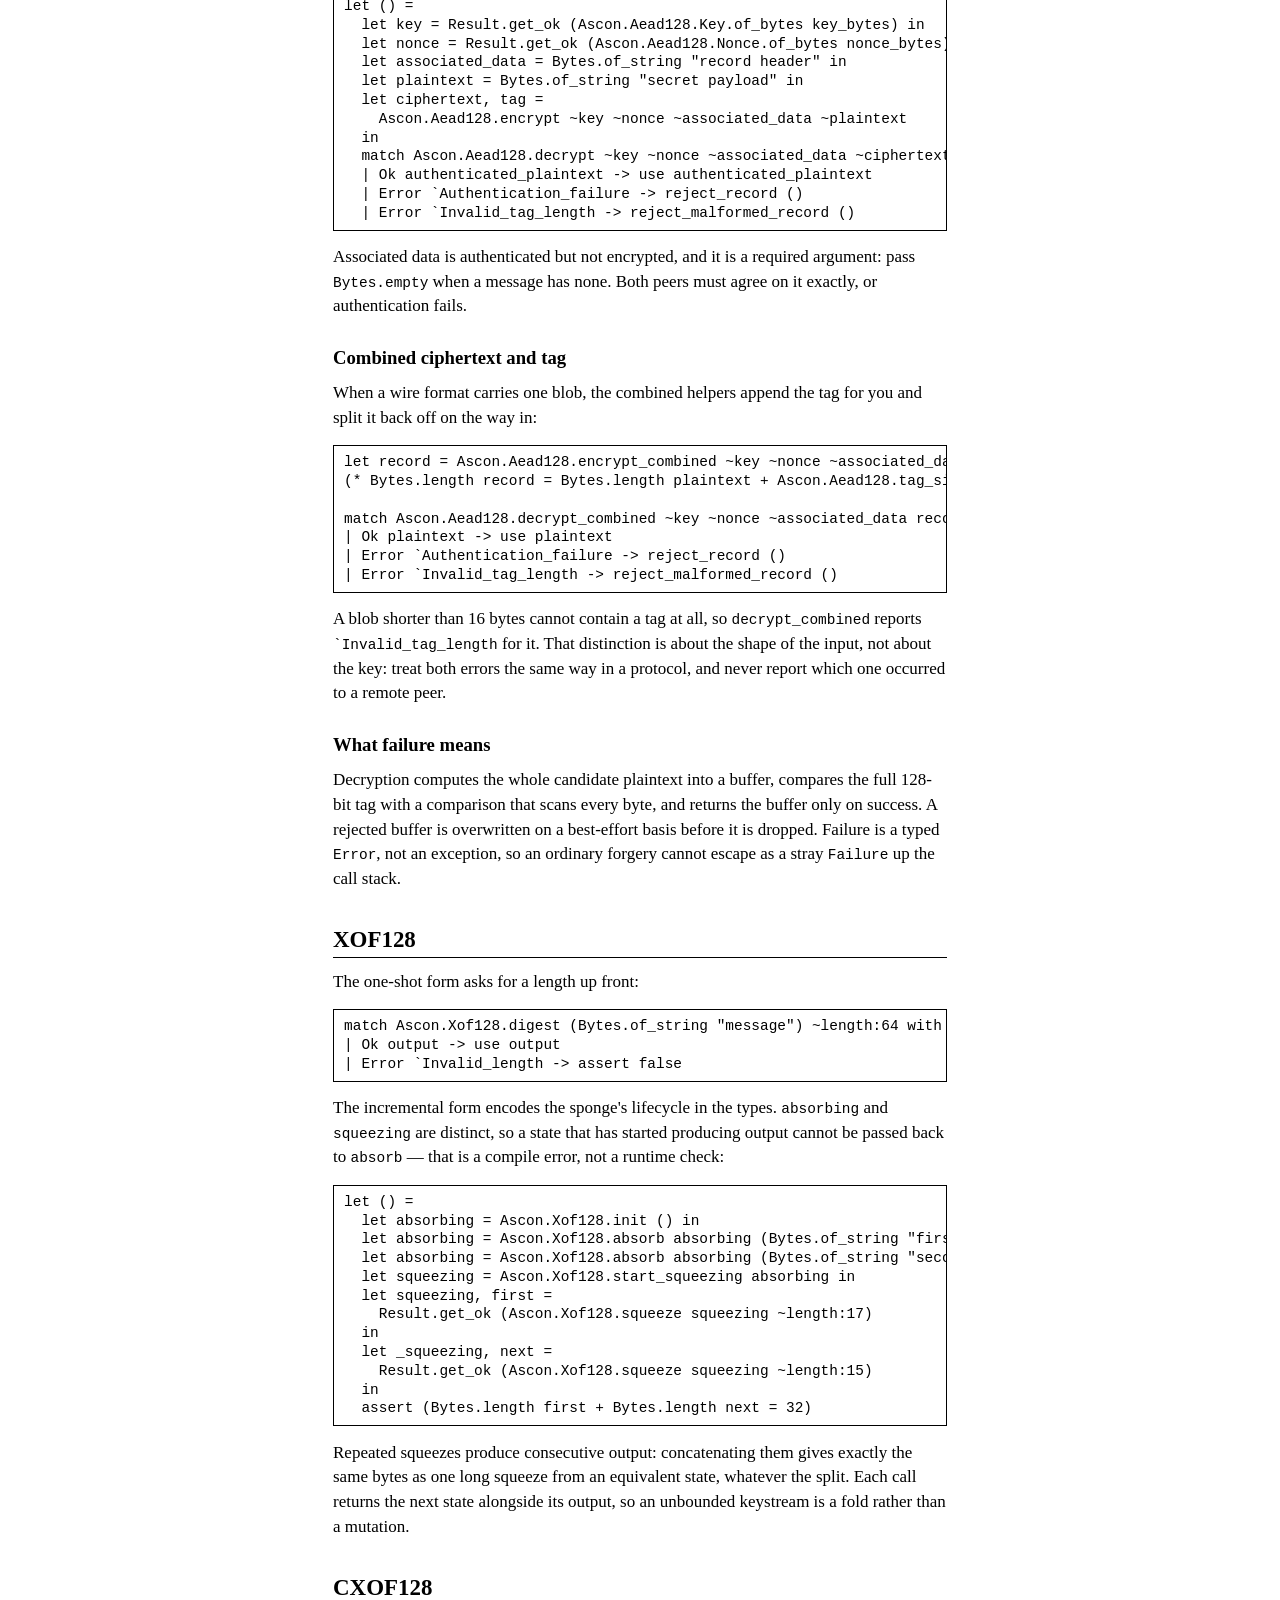
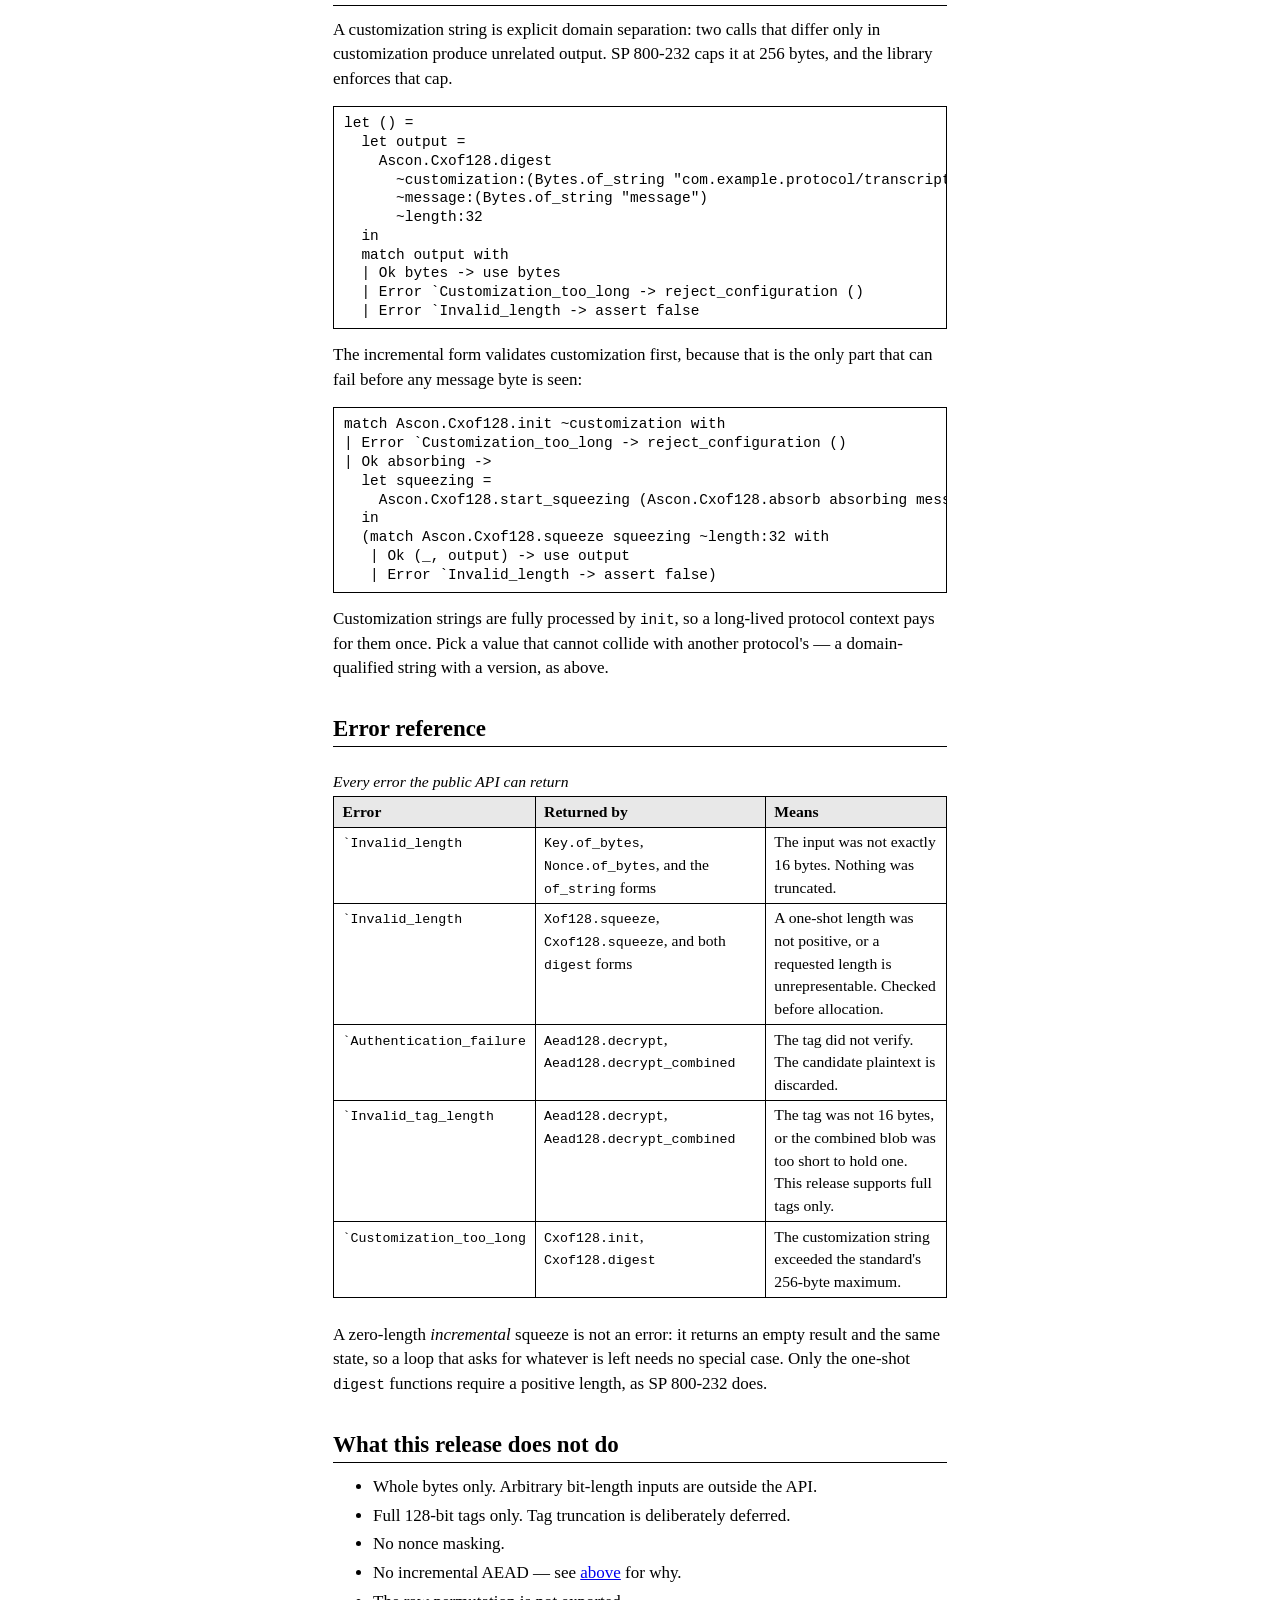
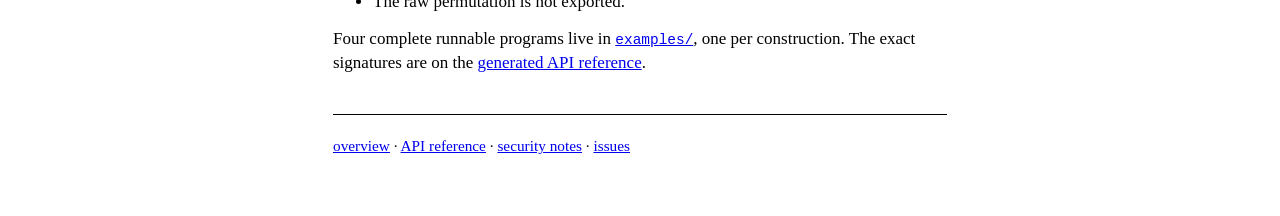
<file: website/usage.html>
<!doctype html>
<html lang="en">
  <head>
    <meta charset="utf-8">
    <meta name="viewport" content="width=device-width, initial-scale=1">
    <meta name="description" content="Install ascon and use Ascon-AEAD128, Hash256, XOF128, and CXOF128 from OCaml.">
    <meta name="theme-color" content="#ffffff">
    <meta property="og:type" content="website">
    <meta property="og:title" content="Using ascon">
    <meta property="og:description" content="Install, hash, authenticate, and squeeze — with the typed lifecycles the API enforces.">
    <meta property="og:url" content="https://ville.dev/ocaml-ascon/usage.html">
    <meta name="twitter:card" content="summary">
    <meta name="twitter:title" content="Using ascon">
    <meta name="twitter:description" content="Install, hash, authenticate, and squeeze — with the typed lifecycles the API enforces.">
    <link rel="canonical" href="https://ville.dev/ocaml-ascon/usage.html">
    <link rel="stylesheet" href="styles.css?v=20260829">
    <title>Using ascon</title>
  </head>
  <body>
    <a class="skip-link" href="#content">Skip to content</a>
    <nav class="top" aria-label="Primary navigation">
      [ <a href="index.html">overview</a> |
      usage |
      <a href="https://ocaml.org/p/ascon/latest">api</a> |
      <a href="benchmarks.html">benchmarks</a> |
      <a href="security.html">security</a> |
      <a href="development.html">dev</a> |
      <a href="https://github.com/thevilledev/ocaml-ascon">source</a> ]
    </nav>

    <main id="content">
      <h1>Usage</h1>

      <p>
        Everything lives under a single <code>Ascon</code> module with one
        submodule per standardized construction. Inputs and outputs are
        <code>bytes</code>; nothing here accepts arbitrary bit lengths.
      </p>

      <h2 id="install">Install</h2>

      <pre><code>opam install ascon</code></pre>

      <p>To build against the current checkout instead:</p>

      <pre><code>opam pin add ascon.dev .</code></pre>

      <p>Then add the library to the dune stanza that needs it:</p>

      <pre><code>(executable
 (name my_program)
 (libraries ascon))</code></pre>

      <p>
        OCaml 4.11 or newer and dune 3.10 or newer are required. There is
        nothing else to install: the package has no C stubs and does not link
        Unix, so the same build works under MirageOS.
      </p>

      <h2 id="hash">Hash256</h2>

      <p>The one-shot form takes <code>bytes</code> or a <code>string</code>:</p>

      <pre><code>let digest = Ascon.Hash256.digest_string "message"
(* [digest] is exactly Ascon.Hash256.digest_size = 32 bytes. *)</code></pre>

      <p>
        Incremental contexts are persistent. <code>feed</code> returns a new
        context rather than mutating the old one, and <code>get</code> reads a
        digest without consuming the context it was called on:
      </p>

      <pre><code>let digest =
  let context = Ascon.Hash256.init () in
  let context = Ascon.Hash256.feed_string context "first chunk" in
  let context = Ascon.Hash256.feed context (Bytes.of_string "second chunk") in
  Ascon.Hash256.get context</code></pre>

      <p>
        Because contexts are persistent, a prefix can be computed once and
        reused for several suffixes. Chunk boundaries never affect the result:
        the context holds up to seven pending bytes and completes rate blocks
        across calls.
      </p>

      <pre><code>let prefix = Ascon.Hash256.feed_string (Ascon.Hash256.init ()) "shared header"
let first = Ascon.Hash256.get (Ascon.Hash256.feed_string prefix "body A")
let second = Ascon.Hash256.get (Ascon.Hash256.feed_string prefix "body B")
(* [prefix] is unchanged and still usable. *)</code></pre>

      <h2 id="aead">AEAD128</h2>

      <p>
        Keys and nonces are abstract values built by a checked constructor.
        Exactly 16 bytes are accepted, the input is copied defensively, and any
        other length is an error rather than a truncation:
      </p>

      <pre><code>match Ascon.Aead128.Key.of_bytes key_bytes with
| Ok key -&gt; encrypt_with key
| Error `Invalid_length -&gt; reject_configuration ()</code></pre>

      <div class="notice">
        <p>
          <strong>Never reuse a nonce with the same key.</strong> Nonce reuse
          breaks Ascon-AEAD128's security requirements outright &mdash; it is
          not a degradation. <code>key_bytes</code> must come from a suitable
          secure key source, and <code>nonce_bytes</code> must be unique for
          every encryption under that key. The library cannot detect reuse for
          you.
        </p>
      </div>

      <p>
        <code>encrypt</code> returns the ciphertext and tag detached.
        <code>decrypt</code> returns the plaintext only after the tag verifies:
      </p>

      <pre><code>let () =
  let key = Result.get_ok (Ascon.Aead128.Key.of_bytes key_bytes) in
  let nonce = Result.get_ok (Ascon.Aead128.Nonce.of_bytes nonce_bytes) in
  let associated_data = Bytes.of_string "record header" in
  let plaintext = Bytes.of_string "secret payload" in
  let ciphertext, tag =
    Ascon.Aead128.encrypt ~key ~nonce ~associated_data ~plaintext
  in
  match Ascon.Aead128.decrypt ~key ~nonce ~associated_data ~ciphertext ~tag with
  | Ok authenticated_plaintext -&gt; use authenticated_plaintext
  | Error `Authentication_failure -&gt; reject_record ()
  | Error `Invalid_tag_length -&gt; reject_malformed_record ()</code></pre>

      <p>
        Associated data is authenticated but not encrypted, and it is a
        required argument: pass <code>Bytes.empty</code> when a message has
        none. Both peers must agree on it exactly, or authentication fails.
      </p>

      <h3 id="combined">Combined ciphertext and tag</h3>

      <p>
        When a wire format carries one blob, the combined helpers append the
        tag for you and split it back off on the way in:
      </p>

      <pre><code>let record = Ascon.Aead128.encrypt_combined ~key ~nonce ~associated_data ~plaintext in
(* Bytes.length record = Bytes.length plaintext + Ascon.Aead128.tag_size *)

match Ascon.Aead128.decrypt_combined ~key ~nonce ~associated_data record with
| Ok plaintext -&gt; use plaintext
| Error `Authentication_failure -&gt; reject_record ()
| Error `Invalid_tag_length -&gt; reject_malformed_record ()</code></pre>

      <p>
        A blob shorter than 16 bytes cannot contain a tag at all, so
        <code>decrypt_combined</code> reports
        <code>`Invalid_tag_length</code> for it. That distinction is about the
        shape of the input, not about the key: treat both errors the same way
        in a protocol, and never report which one occurred to a remote peer.
      </p>

      <h3 id="failure">What failure means</h3>

      <p>
        Decryption computes the whole candidate plaintext into a buffer,
        compares the full 128-bit tag with a comparison that scans every byte,
        and returns the buffer only on success. A rejected buffer is
        overwritten on a best-effort basis before it is dropped. Failure is a
        typed <code>Error</code>, not an exception, so an ordinary forgery
        cannot escape as a stray <code>Failure</code> up the call stack.
      </p>

      <h2 id="xof">XOF128</h2>

      <p>The one-shot form asks for a length up front:</p>

      <pre><code>match Ascon.Xof128.digest (Bytes.of_string "message") ~length:64 with
| Ok output -&gt; use output
| Error `Invalid_length -&gt; assert false</code></pre>

      <p>
        The incremental form encodes the sponge's lifecycle in the types.
        <code>absorbing</code> and <code>squeezing</code> are distinct, so a
        state that has started producing output cannot be passed back to
        <code>absorb</code> &mdash; that is a compile error, not a runtime
        check:
      </p>

      <pre><code>let () =
  let absorbing = Ascon.Xof128.init () in
  let absorbing = Ascon.Xof128.absorb absorbing (Bytes.of_string "first ") in
  let absorbing = Ascon.Xof128.absorb absorbing (Bytes.of_string "second") in
  let squeezing = Ascon.Xof128.start_squeezing absorbing in
  let squeezing, first =
    Result.get_ok (Ascon.Xof128.squeeze squeezing ~length:17)
  in
  let _squeezing, next =
    Result.get_ok (Ascon.Xof128.squeeze squeezing ~length:15)
  in
  assert (Bytes.length first + Bytes.length next = 32)</code></pre>

      <p>
        Repeated squeezes produce consecutive output: concatenating them gives
        exactly the same bytes as one long squeeze from an equivalent state,
        whatever the split. Each call returns the next state alongside its
        output, so an unbounded keystream is a fold rather than a mutation.
      </p>

      <h2 id="cxof">CXOF128</h2>

      <p>
        A customization string is explicit domain separation: two calls that
        differ only in customization produce unrelated output. SP 800-232 caps
        it at 256 bytes, and the library enforces that cap.
      </p>

      <pre><code>let () =
  let output =
    Ascon.Cxof128.digest
      ~customization:(Bytes.of_string "com.example.protocol/transcript-v1")
      ~message:(Bytes.of_string "message")
      ~length:32
  in
  match output with
  | Ok bytes -&gt; use bytes
  | Error `Customization_too_long -&gt; reject_configuration ()
  | Error `Invalid_length -&gt; assert false</code></pre>

      <p>
        The incremental form validates customization first, because that is the
        only part that can fail before any message byte is seen:
      </p>

      <pre><code>match Ascon.Cxof128.init ~customization with
| Error `Customization_too_long -&gt; reject_configuration ()
| Ok absorbing -&gt;
  let squeezing =
    Ascon.Cxof128.start_squeezing (Ascon.Cxof128.absorb absorbing message)
  in
  (match Ascon.Cxof128.squeeze squeezing ~length:32 with
   | Ok (_, output) -&gt; use output
   | Error `Invalid_length -&gt; assert false)</code></pre>

      <p>
        Customization strings are fully processed by <code>init</code>, so a
        long-lived protocol context pays for them once. Pick a value that
        cannot collide with another protocol's &mdash; a domain-qualified
        string with a version, as above.
      </p>

      <h2 id="errors">Error reference</h2>

      <div class="table-scroll">
        <table>
          <caption>Every error the public API can return</caption>
          <thead>
            <tr>
              <th scope="col">Error</th>
              <th scope="col">Returned by</th>
              <th scope="col">Means</th>
            </tr>
          </thead>
          <tbody>
            <tr>
              <td><code>`Invalid_length</code></td>
              <td><code>Key.of_bytes</code>, <code>Nonce.of_bytes</code>, and the <code>of_string</code> forms</td>
              <td>The input was not exactly 16 bytes. Nothing was truncated.</td>
            </tr>
            <tr>
              <td><code>`Invalid_length</code></td>
              <td><code>Xof128.squeeze</code>, <code>Cxof128.squeeze</code>, and both <code>digest</code> forms</td>
              <td>A one-shot length was not positive, or a requested length is unrepresentable. Checked before allocation.</td>
            </tr>
            <tr>
              <td><code>`Authentication_failure</code></td>
              <td><code>Aead128.decrypt</code>, <code>Aead128.decrypt_combined</code></td>
              <td>The tag did not verify. The candidate plaintext is discarded.</td>
            </tr>
            <tr>
              <td><code>`Invalid_tag_length</code></td>
              <td><code>Aead128.decrypt</code>, <code>Aead128.decrypt_combined</code></td>
              <td>The tag was not 16 bytes, or the combined blob was too short to hold one. This release supports full tags only.</td>
            </tr>
            <tr>
              <td><code>`Customization_too_long</code></td>
              <td><code>Cxof128.init</code>, <code>Cxof128.digest</code></td>
              <td>The customization string exceeded the standard's 256-byte maximum.</td>
            </tr>
          </tbody>
        </table>
      </div>

      <p>
        A zero-length <em>incremental</em> squeeze is not an error: it returns
        an empty result and the same state, so a loop that asks for whatever is
        left needs no special case. Only the one-shot <code>digest</code>
        functions require a positive length, as SP 800-232 does.
      </p>

      <h2 id="limits">What this release does not do</h2>

      <ul>
        <li>Whole bytes only. Arbitrary bit-length inputs are outside the API.</li>
        <li>Full 128-bit tags only. Tag truncation is deliberately deferred.</li>
        <li>No nonce masking.</li>
        <li>No incremental AEAD &mdash; see <a href="#failure">above</a> for why.</li>
        <li>The raw permutation is not exported.</li>
      </ul>

      <p>
        Four complete runnable programs live in
        <a href="https://github.com/thevilledev/ocaml-ascon/tree/main/examples"><code>examples/</code></a>,
        one per construction. The exact signatures are on the
        <a href="https://ocaml.org/p/ascon/latest">generated API reference</a>.
      </p>
    </main>

    <footer>
      <p>
        <a href="index.html">overview</a> &middot;
        <a href="https://ocaml.org/p/ascon/latest">API reference</a> &middot;
        <a href="security.html">security notes</a> &middot;
        <a href="https://github.com/thevilledev/ocaml-ascon/issues">issues</a>
      </p>
    </footer>
  </body>
</html>
</file>
<file: website/styles.css>
/* ascon — plain black-on-white documentation. */

* {
  box-sizing: border-box;
}

html {
  background: #fff;
  color: #000;
}

body {
  margin: 0 auto;
  padding: 0.75rem 1rem 3rem;
  max-width: 76ch;
  font-family: "Times New Roman", Times, serif;
  font-size: 1.0625rem;
  line-height: 1.45;
}

h1,
h2,
h3 {
  line-height: 1.2;
  margin: 1.5em 0 0.4em;
}

h1 {
  margin-top: 0.5em;
  font-size: 1.75em;
}

h2 {
  font-size: 1.35em;
  border-bottom: 1px solid #000;
  padding-bottom: 0.15em;
}

h3 {
  font-size: 1.1em;
}

p,
ul,
ol,
dl {
  margin: 0.7em 0;
}

li {
  margin: 0.25em 0;
}

a {
  color: #00e;
}

a:visited {
  color: #551a8b;
}

hr {
  border: 0;
  border-top: 1px solid #000;
  margin: 1.6em 0;
}

code,
pre,
samp,
kbd {
  font-family: ui-monospace, "SF Mono", Menlo, Consolas, "Liberation Mono", monospace;
  font-size: 0.85em;
}

pre {
  padding: 0.5em 0.7em;
  border: 1px solid #000;
  overflow-x: auto;
  line-height: 1.3;
}

pre code {
  font-size: 1em;
}

/* Header diagram: the sponge that every Ascon construction shares. */

.diagram {
  display: block;
  width: 100%;
  height: auto;
  margin: 0.9em auto 0.2em;
  color: #000;
}

.diagram .wire {
  fill: none;
  stroke: currentColor;
  stroke-width: 1.4;
}

.diagram .box {
  fill: #fff;
  stroke: currentColor;
  stroke-width: 1.6;
}

.diagram .xor {
  fill: #fff;
  stroke: currentColor;
  stroke-width: 1.6;
}

.diagram .tap {
  fill: currentColor;
}

.diagram .phase {
  fill: none;
  stroke: currentColor;
  stroke-width: 1;
  stroke-dasharray: 3 3;
}

.diagram .flow {
  fill: none;
  stroke: currentColor;
  stroke-width: 1.4;
}

.diagram text {
  fill: currentColor;
  text-anchor: middle;
}

.diagram .lbl {
  font-family: ui-monospace, "SF Mono", Menlo, Consolas, "Liberation Mono", monospace;
  font-size: 13px;
}

.diagram .cap {
  font-style: italic;
  font-size: 12.5px;
}

.diagram .start {
  text-anchor: start;
}

.diagram .end {
  text-anchor: end;
}

.diagram-tall {
  display: none;
}

@media (max-width: 560px) {
  .diagram-wide {
    display: none;
  }

  .diagram-tall {
    display: block;
    max-width: 300px;
  }
}

nav.top {
  font-family: ui-monospace, "SF Mono", Menlo, Consolas, "Liberation Mono", monospace;
  font-size: 0.85em;
  margin: 0.25em 0 1em;
  overflow-x: auto;
  white-space: nowrap;
}

table {
  border-collapse: collapse;
  margin: 0.8em 0;
  font-size: 0.92em;
}

caption {
  caption-side: top;
  text-align: left;
  font-style: italic;
  padding: 0.15em 0;
}

th,
td {
  border: 1px solid #000;
  padding: 0.22em 0.55em;
  text-align: left;
  vertical-align: top;
}

thead th {
  background: #e8e8e8;
}

td.n,
th.n {
  text-align: right;
  font-variant-numeric: tabular-nums;
}

.table-scroll {
  overflow-x: auto;
}

.notice {
  border: 2px solid #000;
  padding: 0.5em 0.8em;
  margin: 1em 0;
}

.notice p {
  margin: 0.3em 0;
}

.fine {
  font-size: 0.85em;
}

footer {
  margin-top: 2.5em;
  border-top: 1px solid #000;
  padding-top: 0.6em;
  font-size: 0.9em;
}

.skip-link {
  position: absolute;
  left: -999px;
}

.skip-link:focus {
  position: static;
}
</file>
